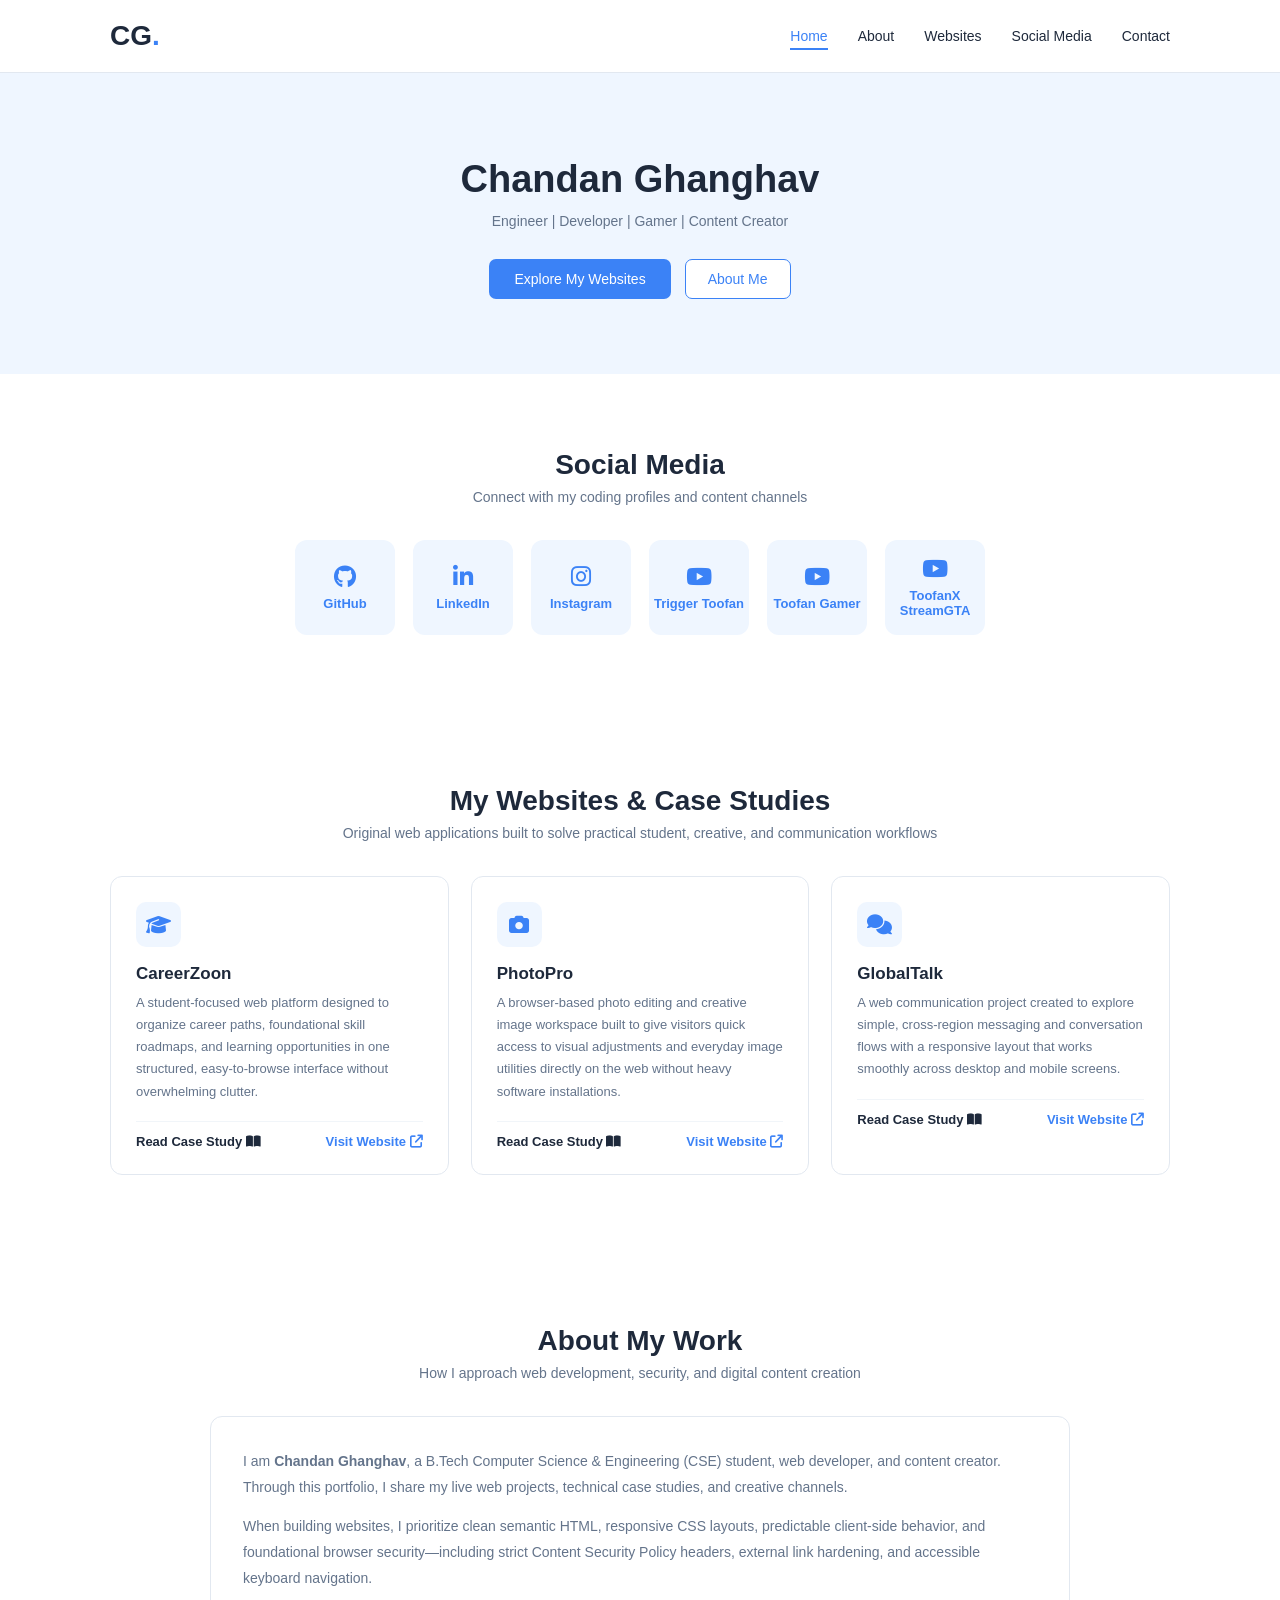
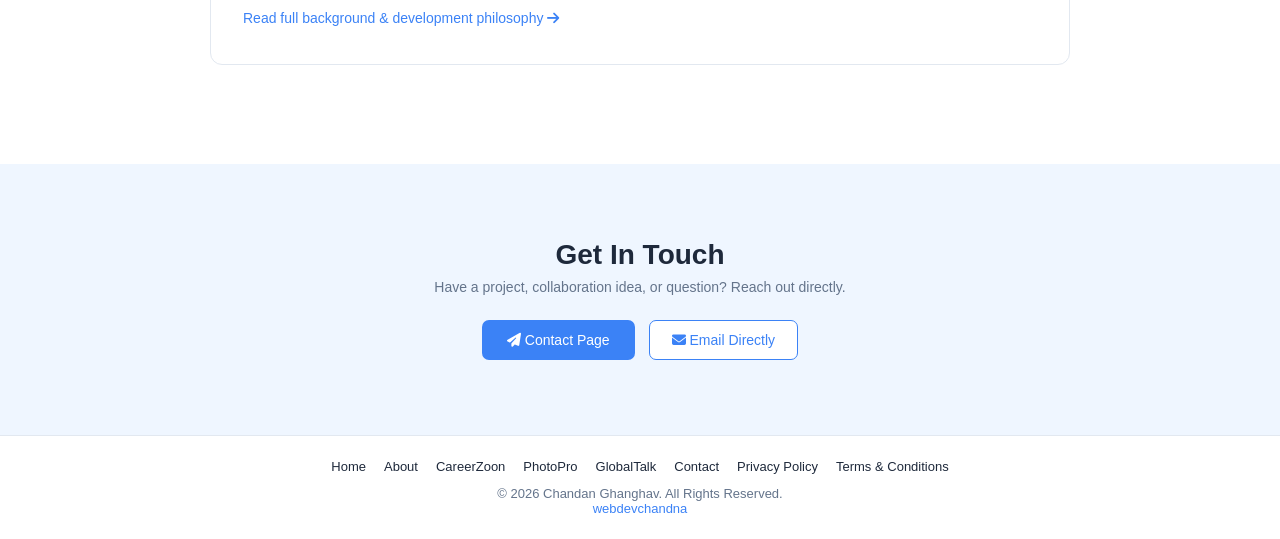
<file: index.html>
<!DOCTYPE html>
<html lang="en">
<head>
    <meta charset="UTF-8">
    <meta name="viewport" content="width=device-width, initial-scale=1.0">

    <!-- ============================================================
         SECURITY HEADERS (Meta-tag equivalents for static hosting)
         These are enforced by your hosting server (Vercel/Netlify).
         The _headers / vercel.json files handle the real HTTP headers.
    ============================================================ -->

    <!-- Prevent MIME-type sniffing -->
    <meta http-equiv="X-Content-Type-Options" content="nosniff">

    <!-- Block clickjacking via iframes -->
    <meta http-equiv="X-Frame-Options" content="DENY">

    <!-- Enable XSS auditor in older browsers -->
    <meta http-equiv="X-XSS-Protection" content="1; mode=block">

    <!-- Content Security Policy — allows only trusted origins + Google AdSense -->
    <meta http-equiv="Content-Security-Policy" content="
        default-src 'self';
        script-src  'self' 'nonce-cg2024portfolio' 'strict-dynamic' https://pagead2.googlesyndication.com https://adservice.google.com https://www.googletagservices.com https://tpc.googlesyndication.com https://ep1.adtrafficquality.google https://ep2.adtrafficquality.google;
        style-src   'self' https://fonts.googleapis.com https://cdnjs.cloudflare.com 'unsafe-inline';
        font-src    'self' https://fonts.gstatic.com https://cdnjs.cloudflare.com;
        img-src     'self' data: https:;
        connect-src 'self' https://pagead2.googlesyndication.com https://adservice.google.com https://googleads.g.doubleclick.net https://ep1.adtrafficquality.google https://ep2.adtrafficquality.google https://csi.gstatic.com;
        frame-src   'self' https://googleads.g.doubleclick.net https://tpc.googlesyndication.com https://pagead2.googlesyndication.com https://*.safeframe.googlesyndication.com https://ep2.adtrafficquality.google https://www.google.com;
        object-src  'none';
        base-uri    'self';
        form-action 'self';
        upgrade-insecure-requests;
    ">

    <!-- Force HTTPS for future visits (HSTS — works via meta as hint) -->
    <meta http-equiv="Strict-Transport-Security" content="max-age=31536000; includeSubDomains">

    <!-- Referrer Policy — don't leak full URL to third-party sites -->
    <meta name="referrer" content="strict-origin-when-cross-origin">

    <!-- Permissions Policy — disable unused browser features -->
    <meta http-equiv="Permissions-Policy" content="
        camera=(),
        microphone=(),
        geolocation=(),
        payment=(),
        usb=(),
        fullscreen=(self)
    ">

    <!-- ============================================================
         SEO — Primary Tags
    ============================================================ -->
    <title>Chandan Ghanghav | Web Developer & B.Tech CSE Student</title>

    <!-- Primary Meta Tags -->
    <meta name="title"       content="Chandan Ghanghav | Web Developer & B.Tech CSE Student">
    <meta name="description" content="Chandan Ghanghav — B.Tech CSE student, web developer, gamer and content creator. Explore my projects: CareerZoon, PhotoPro, GlobalTalk, and more.">
    <meta name="keywords"    content="Chandan Ghanghav, web developer, B.Tech CSE, portfolio, CareerZoon, PhotoPro, GlobalTalk, frontend developer, React, JavaScript, India developer, trigger toofan">
    <meta name="author"      content="Chandan Ghanghav">
    <meta name="robots"      content="index, follow, max-snippet:-1, max-image-preview:large, max-video-preview:-1">
    <meta name="language"    content="English">
    <meta name="revisit-after" content="7 days">
    <meta name="theme-color" content="#3b82f6">

    <!-- Canonical URL — prevents duplicate content penalty -->
    <link rel="canonical" href="https://chandanghanghav.vercel.app/">

    <!-- Google Search Console Verification -->
    <meta name="google-site-verification" content="QzIzD4D1JoybATFVyO_goOP9uqYvKN7SO6EkKgTNu14">

    <!-- ============================================================
         SEO — Open Graph (Facebook, WhatsApp, LinkedIn preview)
    ============================================================ -->
    <meta property="og:type"        content="website">
    <meta property="og:url"         content="https://chandanghanghav.vercel.app/">
    <meta property="og:title"       content="Chandan Ghanghav | Web Developer & B.Tech CSE Student">
    <meta property="og:description" content="B.Tech CSE student, web developer, gamer and content creator. Explore my projects: CareerZoon, PhotoPro, GlobalTalk and more.">
    <meta property="og:image"       content="https://chandanghanghav.vercel.app/og-image.png">
    <meta property="og:image:width"  content="1200">
    <meta property="og:image:height" content="630">
    <meta property="og:image:alt"   content="Chandan Ghanghav Portfolio">
    <meta property="og:site_name"   content="Chandan Ghanghav Portfolio">
    <meta property="og:locale"      content="en_IN">

    <!-- ============================================================
         SEO — Twitter / X Card (shows rich preview when shared)
    ============================================================ -->
    <meta name="twitter:card"        content="summary_large_image">
    <meta name="twitter:url"         content="https://chandanghanghav.vercel.app/">
    <meta name="twitter:title"       content="Chandan Ghanghav | Web Developer & B.Tech CSE Student">
    <meta name="twitter:description" content="B.Tech CSE student, web developer, gamer and content creator. Explore my projects: CareerZoon, PhotoPro, GlobalTalk.">
    <meta name="twitter:image"       content="https://chandanghanghav.vercel.app/og-image.png">
    <meta name="twitter:image:alt"   content="Chandan Ghanghav Portfolio">
    <meta name="twitter:creator"     content="@trigger_toofan">
    <meta name="twitter:site"        content="@trigger_toofan">

    <!-- ============================================================
         EXTERNAL RESOURCES WITH Subresource Integrity (SRI)
         SRI hashes prevent tampered CDN files from running.
         If you update font-awesome version, regenerate the hash:
         https://www.srihash.org/
    ============================================================ -->
    <link
        rel="stylesheet"
        href="style.css">

    <!-- Font Awesome 6.5.2 with correct SRI hash -->
    <link
        rel="stylesheet"
        href="https://cdnjs.cloudflare.com/ajax/libs/font-awesome/6.5.2/css/all.min.css"
        integrity="sha512-SnH5WK+bZxgPHs44uWIX+LLJAJ9/2PkPKZ5QiAj6Ta86w+fsb2TkcmfRyVX3pBnMFcV7oQPJkl9QevSCWr3W6A=="
        crossorigin="anonymous"
        referrerpolicy="no-referrer">

    <!-- ============================================================
         SEO — JSON-LD Structured Data (Schema.org)
         Tells Google exactly who you are → enables rich results.
    ============================================================ -->
    <script type="application/ld+json" nonce="cg2024portfolio">
    {
      "@context": "https://schema.org",
      "@graph": [
        {
          "@type": "Person",
          "@id": "https://chandanghanghav.vercel.app/#person",
          "name": "Chandan Ghanghav",
          "url": "https://chandanghanghav.vercel.app/",
          "description": "B.Tech CSE student, web developer, gamer and content creator from India.",
          "jobTitle": "Web Developer",
          "knowsAbout": ["Web Development", "JavaScript", "React", "HTML", "CSS", "Frontend Development"],
          "sameAs": [
            "https://github.com/chandan966",
            "https://www.instagram.com/trigger_toofan",
            "https://linkedin.com/in/web~developer/",
            "https://www.youtube.com/channel/UChWNVTfTaShKl_2wh4KmQ5Q",
            "https://www.youtube.com/channel/UCyyuR5RI6DuL6QFslDMc6XA",
            "https://www.youtube.com/channel/UCe66I9Zrz8tX_qU8LF0-Fjw"
          ],
          "email": "contactchandan0101@gmail.com"
        },
        {
          "@type": "WebSite",
          "@id": "https://chandanghanghav.vercel.app/#website",
          "url": "https://chandanghanghav.vercel.app/",
          "name": "Chandan Ghanghav | Portfolio",
          "description": "Personal portfolio of Chandan Ghanghav — web developer and content creator.",
          "author": { "@id": "https://chandanghanghav.vercel.app/#person" },
          "inLanguage": "en-IN"
        },
        {
          "@type": "WebPage",
          "@id": "https://chandanghanghav.vercel.app/#webpage",
          "url": "https://chandanghanghav.vercel.app/",
          "name": "Chandan Ghanghav | Web Developer & B.Tech CSE Student",
          "description": "Chandan Ghanghav — B.Tech CSE student, web developer, gamer and content creator. Explore projects: CareerZoon, PhotoPro, GlobalTalk.",
          "isPartOf": { "@id": "https://chandanghanghav.vercel.app/#website" },
          "about": { "@id": "https://chandanghanghav.vercel.app/#person" },
          "inLanguage": "en-IN"
        },
        {
          "@type": "ItemList",
          "name": "Chandan Ghanghav's Projects",
          "itemListElement": [
            {
              "@type": "ListItem",
              "position": 1,
              "name": "CareerZoon",
              "description": "Career resources, skills and opportunities for students.",
              "url": "https://careerzoon.vercel.app/"
            },
            {
              "@type": "ListItem",
              "position": 2,
              "name": "PhotoPro",
              "description": "Online photo editing and creative image tools.",
              "url": "https://photopro-pi.vercel.app/"
            },
            {
              "@type": "ListItem",
              "position": 3,
              "name": "GlobalTalk",
              "description": "Connect and communicate with people around the world.",
              "url": "https://globaltalk-tau-plum-26.vercel.app/"
            }
          ]
        }
      ]
    }
    </script>

    <!-- Google Fonts preconnect (performance + security) -->
    <link rel="preconnect" href="https://fonts.googleapis.com" crossorigin>
    <link rel="preconnect" href="https://fonts.gstatic.com" crossorigin>
    <link rel="stylesheet" href="https://fonts.googleapis.com/css2?family=Poppins:wght@300;400;500;600;700;800&display=swap">

    <!-- Sitemap reference for crawlers -->
    <link rel="sitemap" type="application/xml" href="/sitemap.xml">

    <!-- Favicon (add your own favicon.ico / favicon.png to project root) -->
    <link rel="icon" type="image/x-icon" href="/favicon.ico">
    <link rel="apple-touch-icon" sizes="180x180" href="/apple-touch-icon.png">

    <!-- ============================================================
         Google AdSense — Monetization
         Publisher ID: ca-pub-6527373182140065
    ============================================================ -->
    <script async
        src="https://pagead2.googlesyndication.com/pagead/js/adsbygoogle.js?client=ca-pub-6527373182140065"
        crossorigin="anonymous"
        nonce="cg2024portfolio"></script>
</head>
<body>

    <header>
        <nav class="navbar" aria-label="Main navigation">
            <a href="index.html" class="logo" aria-label="Chandan Ghanghav Home">CG<span>.</span></a>
            <div class="nav-links">
                <a href="index.html" class="active">Home</a>
                <a href="about.html">About</a>
                <a href="#websites">Websites</a>
                <a href="#social">Social Media</a>
                <a href="contact.html">Contact</a>
            </div>
        </nav>
    </header>

    <main>
        <!-- HOME -->
        <section class="hero" id="home" aria-labelledby="hero-title">
            <h1 id="hero-title">Chandan Ghanghav</h1>
            <p>Engineer | Developer | Gamer | Content Creator</p>
            <div class="hero-actions">
                <a href="#websites" class="primary-btn">Explore My Websites</a>
                <a href="about.html" class="secondary-btn">About Me</a>
            </div>
        </section>

        <!-- SOCIAL MEDIA -->
        <section class="section" id="social" aria-labelledby="social-title">
            <h2 id="social-title">Social Media</h2>
            <p class="section-subtitle">Connect with my coding profiles and content channels</p>

            <div class="social-links">

                <a href="https://github.com/chandan966"
                   target="_blank"
                   rel="noopener noreferrer"
                   aria-label="GitHub profile (opens in new tab)">
                    <i class="fab fa-github" aria-hidden="true"></i>
                    <span>GitHub</span>
                </a>

                <a href="https://linkedin.com/in/web~developer/"
                   target="_blank"
                   rel="noopener noreferrer"
                   aria-label="LinkedIn profile (opens in new tab)">
                    <i class="fab fa-linkedin-in" aria-hidden="true"></i>
                    <span>LinkedIn</span>
                </a>

                <a href="https://www.instagram.com/trigger_toofan"
                   target="_blank"
                   rel="noopener noreferrer"
                   aria-label="Instagram profile (opens in new tab)">
                    <i class="fab fa-instagram" aria-hidden="true"></i>
                    <span>Instagram</span>
                </a>

                <a href="https://www.youtube.com/channel/UChWNVTfTaShKl_2wh4KmQ5Q"
                   target="_blank"
                   rel="noopener noreferrer"
                   aria-label="YouTube channel Trigger Toofan (opens in new tab)">
                    <i class="fab fa-youtube" aria-hidden="true"></i>
                    <span>Trigger Toofan</span>
                </a>

                <a href="https://www.youtube.com/channel/UCyyuR5RI6DuL6QFslDMc6XA"
                   target="_blank"
                   rel="noopener noreferrer"
                   aria-label="YouTube channel Toofan Gamer (opens in new tab)">
                    <i class="fab fa-youtube" aria-hidden="true"></i>
                    <span>Toofan Gamer</span>
                </a>

                <a href="https://www.youtube.com/channel/UCe66I9Zrz8tX_qU8LF0-Fjw"
                   target="_blank"
                   rel="noopener noreferrer"
                   aria-label="YouTube channel ToofanX StreamGTA (opens in new tab)">
                    <i class="fab fa-youtube" aria-hidden="true"></i>
                    <span>ToofanX StreamGTA</span>
                </a>

            </div>
        </section>

        <!-- WEBSITES -->
        <section class="section websites-section" id="websites" aria-labelledby="websites-title">
            <h2 id="websites-title">My Websites &amp; Case Studies</h2>
            <p class="section-subtitle">Original web applications built to solve practical student, creative, and communication workflows</p>

            <div class="website-grid">

                <div class="website-card">
                    <div class="website-icon"><i class="fas fa-graduation-cap" aria-hidden="true"></i></div>
                    <h3>CareerZoon</h3>
                    <p>A student-focused web platform designed to organize career paths, foundational skill roadmaps, and learning opportunities in one structured, easy-to-browse interface without overwhelming clutter.</p>
                    <div class="card-actions">
                        <a href="case-study-careerzoon.html" class="case-study-link">
                            Read Case Study <i class="fas fa-book-open" aria-hidden="true"></i>
                        </a>
                        <a href="https://careerzoon.vercel.app/"
                           target="_blank"
                           rel="noopener noreferrer">
                            Visit Website <i class="fas fa-arrow-up-right-from-square" aria-hidden="true"></i>
                        </a>
                    </div>
                </div>

                <div class="website-card">
                    <div class="website-icon"><i class="fas fa-camera" aria-hidden="true"></i></div>
                    <h3>PhotoPro</h3>
                    <p>A browser-based photo editing and creative image workspace built to give visitors quick access to visual adjustments and everyday image utilities directly on the web without heavy software installations.</p>
                    <div class="card-actions">
                        <a href="case-study-photopro.html" class="case-study-link">
                            Read Case Study <i class="fas fa-book-open" aria-hidden="true"></i>
                        </a>
                        <a href="https://photopro-pi.vercel.app/"
                           target="_blank"
                           rel="noopener noreferrer">
                            Visit Website <i class="fas fa-arrow-up-right-from-square" aria-hidden="true"></i>
                        </a>
                    </div>
                </div>

                <div class="website-card">
                    <div class="website-icon"><i class="fas fa-comments" aria-hidden="true"></i></div>
                    <h3>GlobalTalk</h3>
                    <p>A web communication project created to explore simple, cross-region messaging and conversation flows with a responsive layout that works smoothly across desktop and mobile screens.</p>
                    <div class="card-actions">
                        <a href="case-study-globaltalk.html" class="case-study-link">
                            Read Case Study <i class="fas fa-book-open" aria-hidden="true"></i>
                        </a>
                        <a href="https://globaltalk-tau-plum-26.vercel.app/"
                           target="_blank"
                           rel="noopener noreferrer">
                            Visit Website <i class="fas fa-arrow-up-right-from-square" aria-hidden="true"></i>
                        </a>
                    </div>
                </div>

            </div>
        </section>

        <!-- ABOUT OVERVIEW -->
        <section class="section" aria-labelledby="about-overview-title">
            <h2 id="about-overview-title">About My Work</h2>
            <p class="section-subtitle">How I approach web development, security, and digital content creation</p>

            <div class="article-container">
                <div class="content-card">
                    <p>
                        I am <strong>Chandan Ghanghav</strong>, a B.Tech Computer Science &amp; Engineering (CSE) student, web developer, and content creator. Through this portfolio, I share my live web projects, technical case studies, and creative channels.
                    </p>
                    <p>
                        When building websites, I prioritize clean semantic HTML, responsive CSS layouts, predictable client-side behavior, and foundational browser security—including strict Content Security Policy headers, external link hardening, and accessible keyboard navigation.
                    </p>
                    <p>
                        <a href="about.html">Read full background &amp; development philosophy <i class="fas fa-arrow-right" aria-hidden="true"></i></a>
                    </p>
                </div>
            </div>
        </section>

        <!-- CONTACT -->
        <section class="section contact-section" id="contact" aria-labelledby="contact-title">
            <h2 id="contact-title">Get In Touch</h2>
            <p class="section-subtitle">Have a project, collaboration idea, or question? Reach out directly.</p>

            <div class="hero-actions">
                <a href="contact.html" class="primary-btn">
                    <i class="fas fa-paper-plane" aria-hidden="true"></i> Contact Page
                </a>
                <a href="mailto:contactchandan0101@gmail.com" class="secondary-btn" aria-label="Send email to Chandan Ghanghav">
                    <i class="fas fa-envelope" aria-hidden="true"></i> Email Directly
                </a>
            </div>
        </section>
    </main>

    <footer>
        <nav class="footer-links" aria-label="Footer navigation">
            <a href="index.html">Home</a>
            <a href="about.html">About</a>
            <a href="case-study-careerzoon.html">CareerZoon</a>
            <a href="case-study-photopro.html">PhotoPro</a>
            <a href="case-study-globaltalk.html">GlobalTalk</a>
            <a href="contact.html">Contact</a>
            <a href="privacy-policy.html">Privacy Policy</a>
            <a href="terms.html">Terms &amp; Conditions</a>
        </nav>
        <p>© <span id="year"></span> Chandan Ghanghav. All Rights Reserved.</p>
        <p>
            <a href="https://www.instagram.com/trigger_toofan"
               target="_blank"
               rel="noopener noreferrer"
               aria-label="webdevchandna Instagram (opens in new tab)">
                webdevchandna
            </a>
        </p>
    </footer>

    <!-- Script loaded with nonce matching the CSP nonce above -->
    <script src="script.js" nonce="cg2024portfolio"></script>
</body>
</html>
</file>
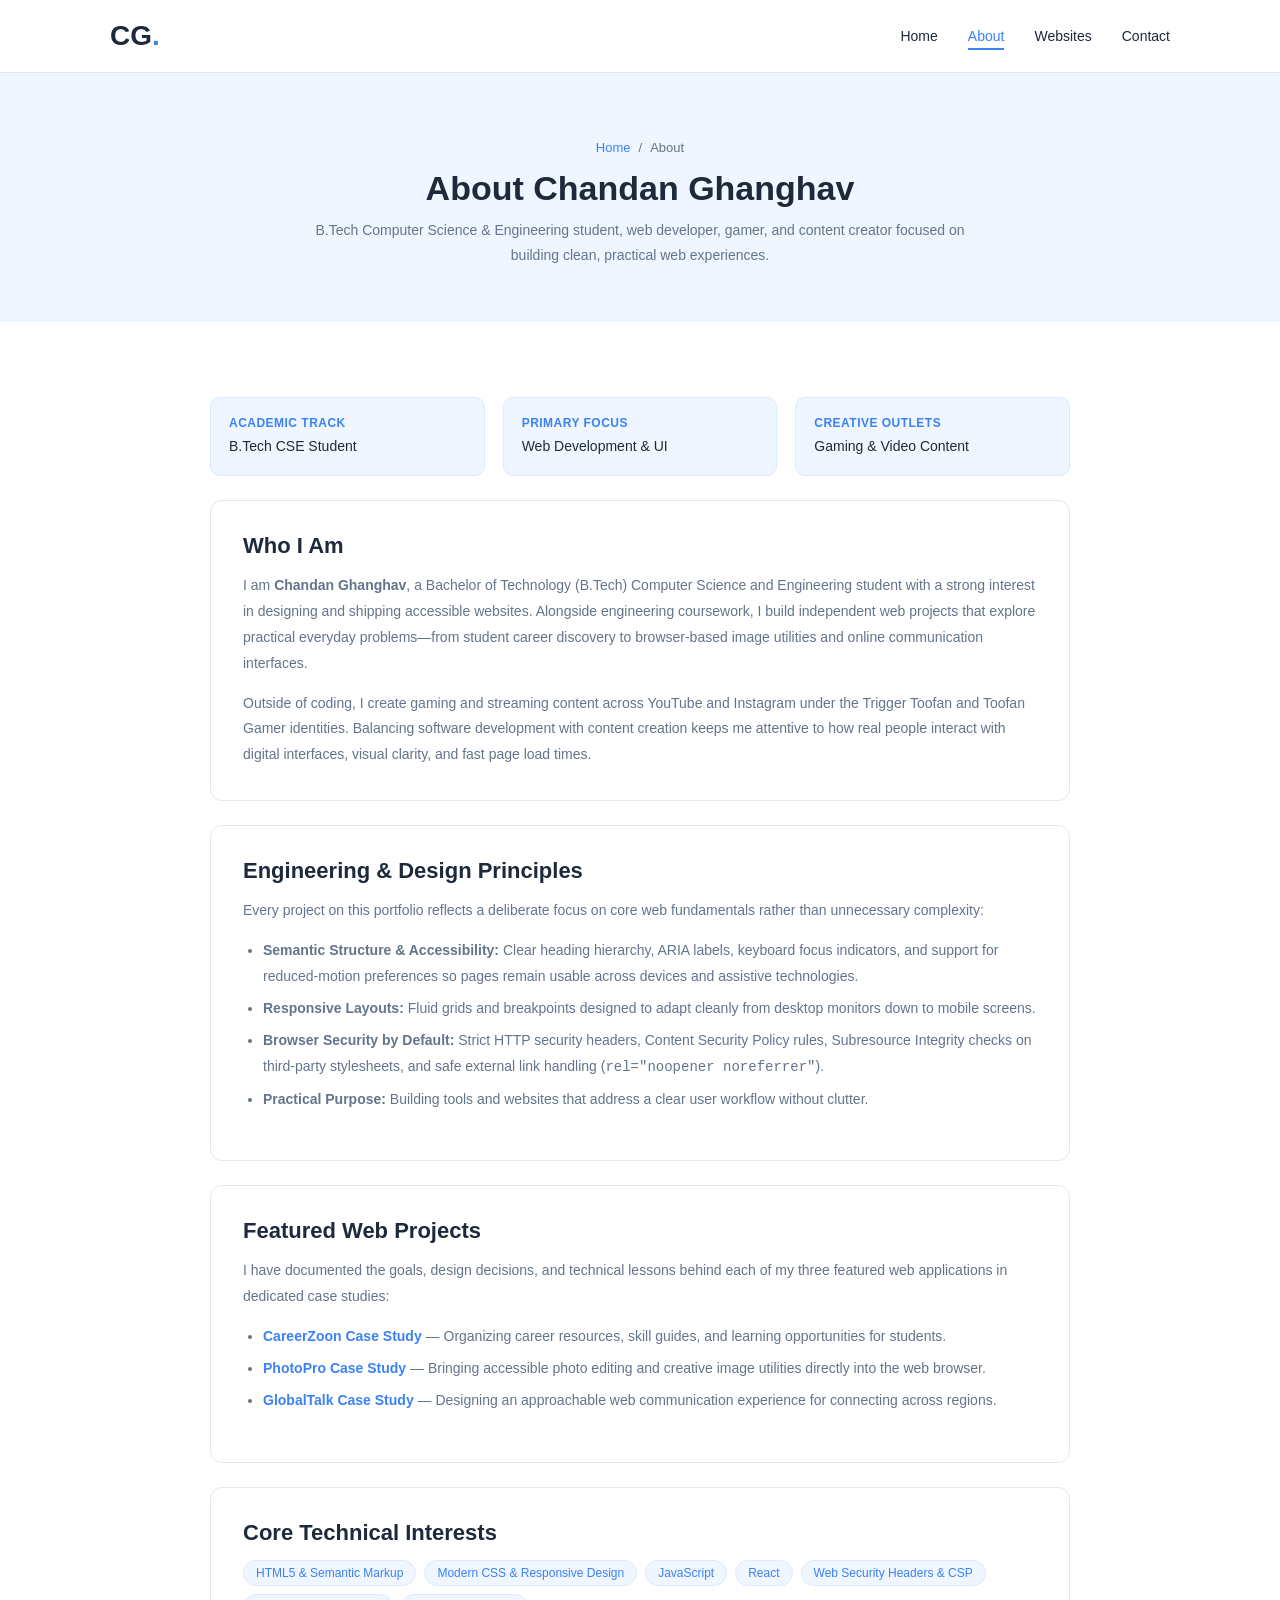
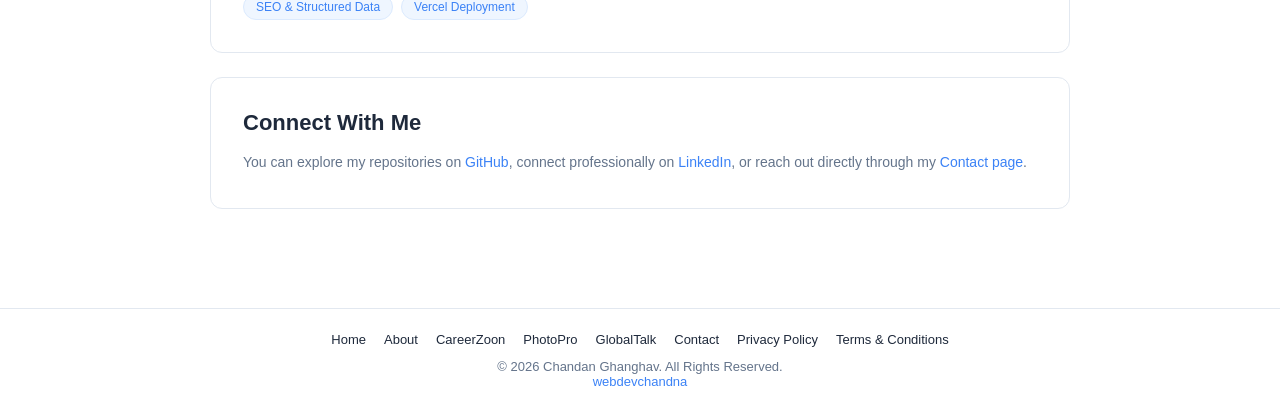
<file: about.html>
<!DOCTYPE html>
<html lang="en">
<head>
    <meta charset="UTF-8">
    <meta name="viewport" content="width=device-width, initial-scale=1.0">

    <!-- Security Headers (Meta-tag equivalents) -->
    <meta http-equiv="X-Content-Type-Options" content="nosniff">
    <meta http-equiv="X-Frame-Options" content="DENY">
    <meta http-equiv="X-XSS-Protection" content="1; mode=block">
    <meta http-equiv="Content-Security-Policy" content="
        default-src 'self';
        script-src  'self' 'nonce-cg2024portfolio' 'strict-dynamic' https://pagead2.googlesyndication.com https://adservice.google.com https://www.googletagservices.com https://tpc.googlesyndication.com https://ep1.adtrafficquality.google https://ep2.adtrafficquality.google;
        style-src   'self' https://fonts.googleapis.com https://cdnjs.cloudflare.com 'unsafe-inline';
        font-src    'self' https://fonts.gstatic.com https://cdnjs.cloudflare.com;
        img-src     'self' data: https:;
        connect-src 'self' https://pagead2.googlesyndication.com https://adservice.google.com https://googleads.g.doubleclick.net https://ep1.adtrafficquality.google https://ep2.adtrafficquality.google https://csi.gstatic.com;
        frame-src   'self' https://googleads.g.doubleclick.net https://tpc.googlesyndication.com https://pagead2.googlesyndication.com https://*.safeframe.googlesyndication.com https://ep2.adtrafficquality.google https://www.google.com;
        object-src  'none';
        base-uri    'self';
        form-action 'self';
        upgrade-insecure-requests;
    ">
    <meta http-equiv="Strict-Transport-Security" content="max-age=31536000; includeSubDomains">
    <meta name="referrer" content="strict-origin-when-cross-origin">
    <meta http-equiv="Permissions-Policy" content="camera=(), microphone=(), geolocation=(), payment=(), usb=(), fullscreen=(self)">

    <!-- SEO -->
    <title>About Chandan Ghanghav | Web Developer &amp; B.Tech CSE Student</title>
    <meta name="description" content="Learn about Chandan Ghanghav — a B.Tech CSE student, web developer, gamer, and content creator building web tools like CareerZoon, PhotoPro, and GlobalTalk.">
    <meta name="author" content="Chandan Ghanghav">
    <meta name="robots" content="index, follow">
    <meta name="theme-color" content="#3b82f6">
    <link rel="canonical" href="https://chandanghanghav.vercel.app/about.html">

    <!-- Open Graph & Twitter -->
    <meta property="og:type" content="profile">
    <meta property="og:url" content="https://chandanghanghav.vercel.app/about.html">
    <meta property="og:title" content="About Chandan Ghanghav | Web Developer &amp; B.Tech CSE Student">
    <meta property="og:description" content="Background, web development focus, projects, and content creation channels of Chandan Ghanghav.">
    <meta property="og:image" content="https://chandanghanghav.vercel.app/og-image.png">
    <meta name="twitter:card" content="summary_large_image">
    <meta name="twitter:title" content="About Chandan Ghanghav | Web Developer &amp; B.Tech CSE Student">
    <meta name="twitter:description" content="Background, web development focus, projects, and content creation channels of Chandan Ghanghav.">
    <meta name="twitter:image" content="https://chandanghanghav.vercel.app/og-image.png">

    <!-- Stylesheets & Icons -->
    <link rel="stylesheet" href="style.css">
    <link rel="stylesheet" href="https://cdnjs.cloudflare.com/ajax/libs/font-awesome/6.5.2/css/all.min.css"
          integrity="sha512-SnH5WK+bZxgPHs44uWIX+LLJAJ9/2PkPKZ5QiAj6Ta86w+fsb2TkcmfRyVX3pBnMFcV7oQPJkl9QevSCWr3W6A=="
          crossorigin="anonymous" referrerpolicy="no-referrer">
    <link rel="preconnect" href="https://fonts.googleapis.com" crossorigin>
    <link rel="preconnect" href="https://fonts.gstatic.com" crossorigin>
    <link rel="stylesheet" href="https://fonts.googleapis.com/css2?family=Poppins:wght@300;400;500;600;700;800&display=swap">
    <link rel="sitemap" type="application/xml" href="/sitemap.xml">
    <link rel="icon" type="image/x-icon" href="/favicon.ico">
    <link rel="apple-touch-icon" sizes="180x180" href="/apple-touch-icon.png">

    <!-- Google AdSense -->
    <script async
        src="https://pagead2.googlesyndication.com/pagead/js/adsbygoogle.js?client=ca-pub-6527373182140065"
        crossorigin="anonymous"
        nonce="cg2024portfolio"></script>
</head>
<body>

    <header>
        <nav class="navbar" aria-label="Main navigation">
            <a href="index.html" class="logo" aria-label="Chandan Ghanghav Home">CG<span>.</span></a>
            <div class="nav-links">
                <a href="index.html">Home</a>
                <a href="about.html" class="active">About</a>
                <a href="index.html#websites">Websites</a>
                <a href="contact.html">Contact</a>
            </div>
        </nav>
    </header>

    <main>
        <section class="page-hero">
            <div class="breadcrumb">
                <a href="index.html">Home</a>
                <span aria-hidden="true">/</span>
                <span>About</span>
            </div>
            <h1>About Chandan Ghanghav</h1>
            <p>B.Tech Computer Science &amp; Engineering student, web developer, gamer, and content creator focused on building clean, practical web experiences.</p>
        </section>

        <section class="section">
            <div class="article-container">

                <div class="info-grid">
                    <div class="info-box">
                        <span>Academic Track</span>
                        <p>B.Tech CSE Student</p>
                    </div>
                    <div class="info-box">
                        <span>Primary Focus</span>
                        <p>Web Development &amp; UI</p>
                    </div>
                    <div class="info-box">
                        <span>Creative Outlets</span>
                        <p>Gaming &amp; Video Content</p>
                    </div>
                </div>

                <div class="content-card">
                    <h2>Who I Am</h2>
                    <p>
                        I am <strong>Chandan Ghanghav</strong>, a Bachelor of Technology (B.Tech) Computer Science and Engineering student with a strong interest in designing and shipping accessible websites. Alongside engineering coursework, I build independent web projects that explore practical everyday problems—from student career discovery to browser-based image utilities and online communication interfaces.
                    </p>
                    <p>
                        Outside of coding, I create gaming and streaming content across YouTube and Instagram under the Trigger Toofan and Toofan Gamer identities. Balancing software development with content creation keeps me attentive to how real people interact with digital interfaces, visual clarity, and fast page load times.
                    </p>
                </div>

                <div class="content-card">
                    <h2>Engineering &amp; Design Principles</h2>
                    <p>
                        Every project on this portfolio reflects a deliberate focus on core web fundamentals rather than unnecessary complexity:
                    </p>
                    <ul>
                        <li><strong>Semantic Structure &amp; Accessibility:</strong> Clear heading hierarchy, ARIA labels, keyboard focus indicators, and support for reduced-motion preferences so pages remain usable across devices and assistive technologies.</li>
                        <li><strong>Responsive Layouts:</strong> Fluid grids and breakpoints designed to adapt cleanly from desktop monitors down to mobile screens.</li>
                        <li><strong>Browser Security by Default:</strong> Strict HTTP security headers, Content Security Policy rules, Subresource Integrity checks on third-party stylesheets, and safe external link handling (<code>rel="noopener noreferrer"</code>).</li>
                        <li><strong>Practical Purpose:</strong> Building tools and websites that address a clear user workflow without clutter.</li>
                    </ul>
                </div>

                <div class="content-card">
                    <h2>Featured Web Projects</h2>
                    <p>
                        I have documented the goals, design decisions, and technical lessons behind each of my three featured web applications in dedicated case studies:
                    </p>
                    <ul>
                        <li><a href="case-study-careerzoon.html"><strong>CareerZoon Case Study</strong></a> — Organizing career resources, skill guides, and learning opportunities for students.</li>
                        <li><a href="case-study-photopro.html"><strong>PhotoPro Case Study</strong></a> — Bringing accessible photo editing and creative image utilities directly into the web browser.</li>
                        <li><a href="case-study-globaltalk.html"><strong>GlobalTalk Case Study</strong></a> — Designing an approachable web communication experience for connecting across regions.</li>
                    </ul>
                </div>

                <div class="content-card">
                    <h2>Core Technical Interests</h2>
                    <div class="tag-list">
                        <span class="tag-pill">HTML5 &amp; Semantic Markup</span>
                        <span class="tag-pill">Modern CSS &amp; Responsive Design</span>
                        <span class="tag-pill">JavaScript</span>
                        <span class="tag-pill">React</span>
                        <span class="tag-pill">Web Security Headers &amp; CSP</span>
                        <span class="tag-pill">SEO &amp; Structured Data</span>
                        <span class="tag-pill">Vercel Deployment</span>
                    </div>
                </div>

                <div class="content-card">
                    <h2>Connect With Me</h2>
                    <p>
                        You can explore my repositories on <a href="https://github.com/chandan966" target="_blank" rel="noopener noreferrer">GitHub</a>, connect professionally on <a href="https://linkedin.com/in/web~developer/" target="_blank" rel="noopener noreferrer">LinkedIn</a>, or reach out directly through my <a href="contact.html">Contact page</a>.
                    </p>
                </div>

            </div>
        </section>
    </main>

    <footer>
        <nav class="footer-links" aria-label="Footer navigation">
            <a href="index.html">Home</a>
            <a href="about.html">About</a>
            <a href="case-study-careerzoon.html">CareerZoon</a>
            <a href="case-study-photopro.html">PhotoPro</a>
            <a href="case-study-globaltalk.html">GlobalTalk</a>
            <a href="contact.html">Contact</a>
            <a href="privacy-policy.html">Privacy Policy</a>
            <a href="terms.html">Terms &amp; Conditions</a>
        </nav>
        <p>© <span id="year"></span> Chandan Ghanghav. All Rights Reserved.</p>
        <p>
            <a href="https://www.instagram.com/trigger_toofan"
               target="_blank"
               rel="noopener noreferrer"
               aria-label="webdevchandna Instagram (opens in new tab)">
                webdevchandna
            </a>
        </p>
    </footer>

    <script src="script.js" nonce="cg2024portfolio"></script>
</body>
</html>
</file>
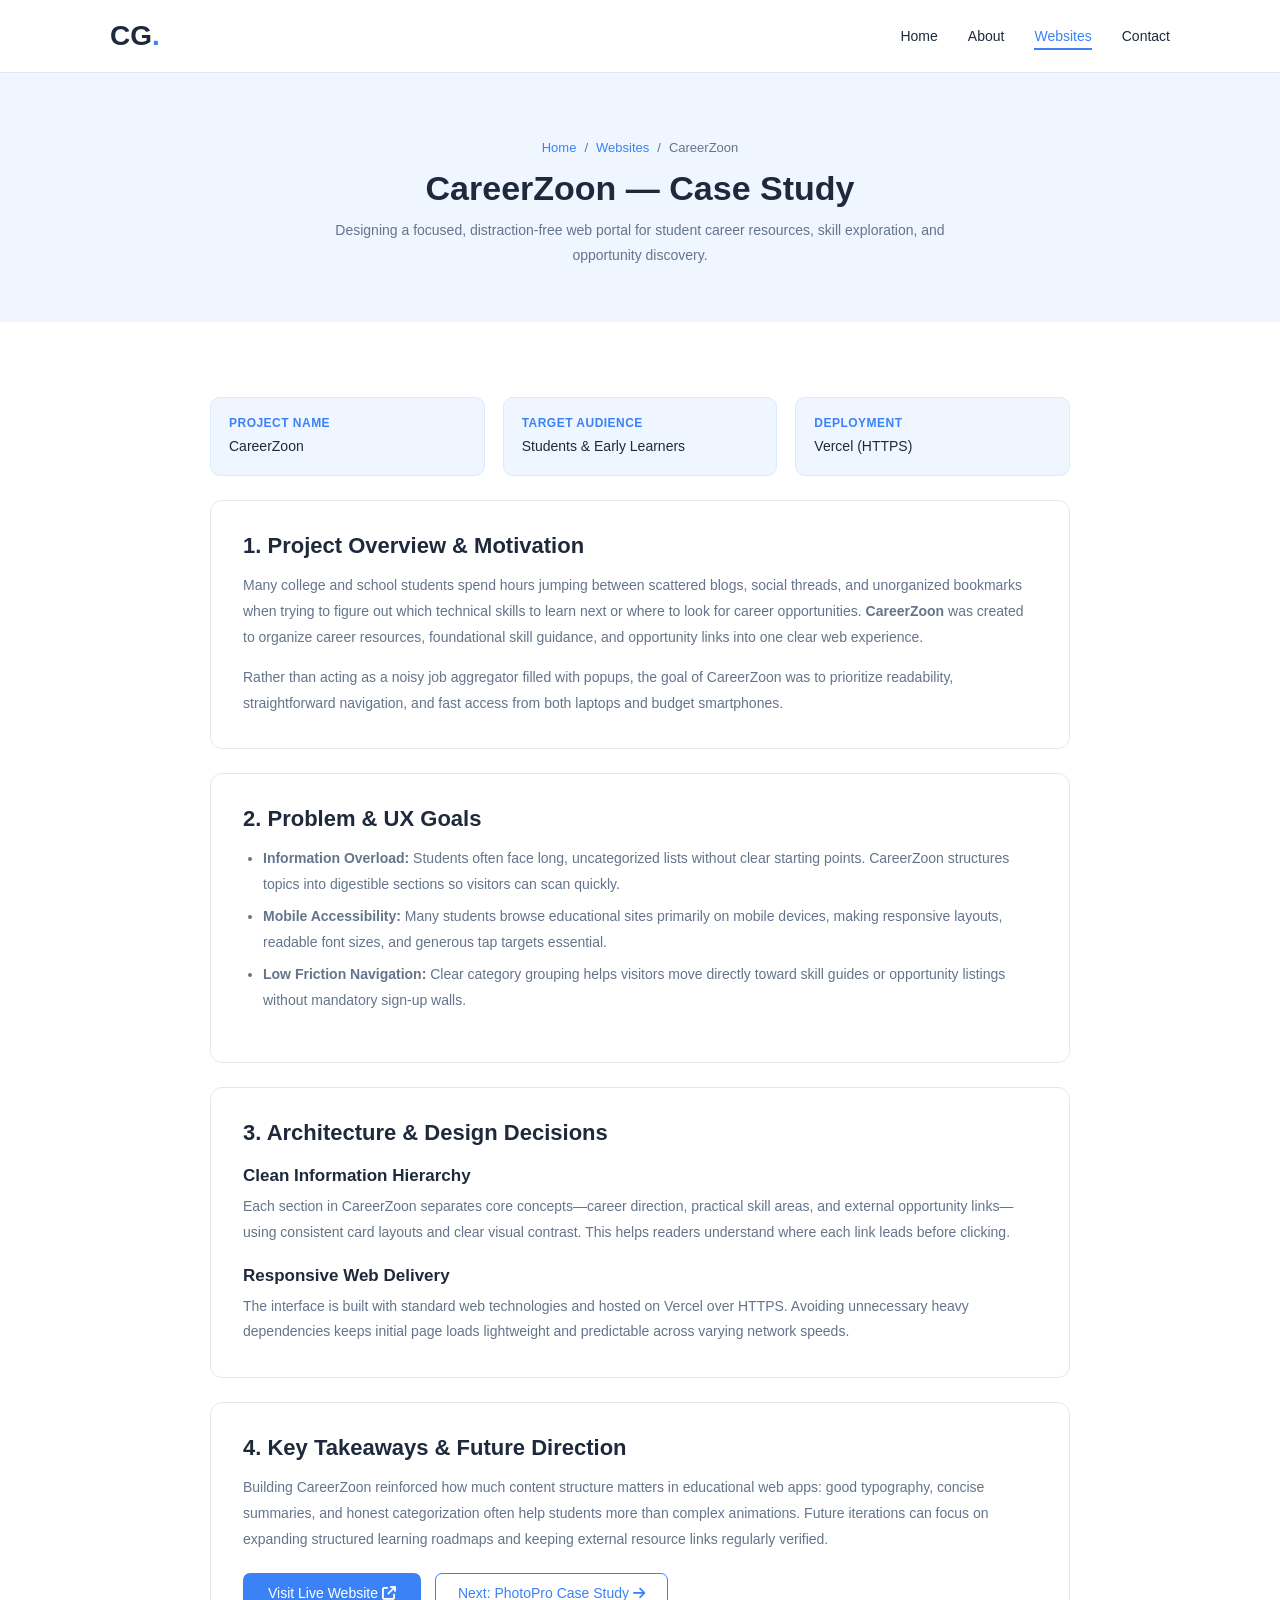
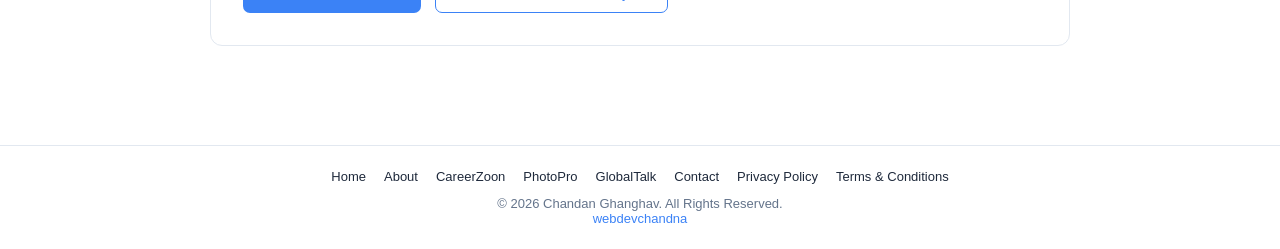
<file: case-study-careerzoon.html>
<!DOCTYPE html>
<html lang="en">
<head>
    <meta charset="UTF-8">
    <meta name="viewport" content="width=device-width, initial-scale=1.0">

    <!-- Security Headers (Meta-tag equivalents) -->
    <meta http-equiv="X-Content-Type-Options" content="nosniff">
    <meta http-equiv="X-Frame-Options" content="DENY">
    <meta http-equiv="X-XSS-Protection" content="1; mode=block">
    <meta http-equiv="Content-Security-Policy" content="
        default-src 'self';
        script-src  'self' 'nonce-cg2024portfolio' 'strict-dynamic' https://pagead2.googlesyndication.com https://adservice.google.com https://www.googletagservices.com https://tpc.googlesyndication.com https://ep1.adtrafficquality.google https://ep2.adtrafficquality.google;
        style-src   'self' https://fonts.googleapis.com https://cdnjs.cloudflare.com 'unsafe-inline';
        font-src    'self' https://fonts.gstatic.com https://cdnjs.cloudflare.com;
        img-src     'self' data: https:;
        connect-src 'self' https://pagead2.googlesyndication.com https://adservice.google.com https://googleads.g.doubleclick.net https://ep1.adtrafficquality.google https://ep2.adtrafficquality.google https://csi.gstatic.com;
        frame-src   'self' https://googleads.g.doubleclick.net https://tpc.googlesyndication.com https://pagead2.googlesyndication.com https://*.safeframe.googlesyndication.com https://ep2.adtrafficquality.google https://www.google.com;
        object-src  'none';
        base-uri    'self';
        form-action 'self';
        upgrade-insecure-requests;
    ">
    <meta http-equiv="Strict-Transport-Security" content="max-age=31536000; includeSubDomains">
    <meta name="referrer" content="strict-origin-when-cross-origin">
    <meta http-equiv="Permissions-Policy" content="camera=(), microphone=(), geolocation=(), payment=(), usb=(), fullscreen=(self)">

    <!-- SEO -->
    <title>CareerZoon Case Study | Chandan Ghanghav Portfolio</title>
    <meta name="description" content="Case study of CareerZoon — a student-focused web platform built by Chandan Ghanghav to organize career resources, skills, and learning opportunities.">
    <meta name="author" content="Chandan Ghanghav">
    <meta name="robots" content="index, follow">
    <meta name="theme-color" content="#3b82f6">
    <link rel="canonical" href="https://chandanghanghav.vercel.app/case-study-careerzoon.html">

    <!-- Open Graph & Twitter -->
    <meta property="og:type" content="article">
    <meta property="og:url" content="https://chandanghanghav.vercel.app/case-study-careerzoon.html">
    <meta property="og:title" content="CareerZoon Case Study | Chandan Ghanghav">
    <meta property="og:description" content="Design goals, information architecture, and web development lessons behind CareerZoon.">
    <meta property="og:image" content="https://chandanghanghav.vercel.app/og-image.png">
    <meta name="twitter:card" content="summary_large_image">
    <meta name="twitter:title" content="CareerZoon Case Study | Chandan Ghanghav">
    <meta name="twitter:description" content="Design goals, information architecture, and web development lessons behind CareerZoon.">
    <meta name="twitter:image" content="https://chandanghanghav.vercel.app/og-image.png">

    <!-- Stylesheets & Icons -->
    <link rel="stylesheet" href="style.css">
    <link rel="stylesheet" href="https://cdnjs.cloudflare.com/ajax/libs/font-awesome/6.5.2/css/all.min.css"
          integrity="sha512-SnH5WK+bZxgPHs44uWIX+LLJAJ9/2PkPKZ5QiAj6Ta86w+fsb2TkcmfRyVX3pBnMFcV7oQPJkl9QevSCWr3W6A=="
          crossorigin="anonymous" referrerpolicy="no-referrer">
    <link rel="preconnect" href="https://fonts.googleapis.com" crossorigin>
    <link rel="preconnect" href="https://fonts.gstatic.com" crossorigin>
    <link rel="stylesheet" href="https://fonts.googleapis.com/css2?family=Poppins:wght@300;400;500;600;700;800&display=swap">
    <link rel="sitemap" type="application/xml" href="/sitemap.xml">
    <link rel="icon" type="image/x-icon" href="/favicon.ico">
    <link rel="apple-touch-icon" sizes="180x180" href="/apple-touch-icon.png">

    <!-- Google AdSense -->
    <script async
        src="https://pagead2.googlesyndication.com/pagead/js/adsbygoogle.js?client=ca-pub-6527373182140065"
        crossorigin="anonymous"
        nonce="cg2024portfolio"></script>
</head>
<body>

    <header>
        <nav class="navbar" aria-label="Main navigation">
            <a href="index.html" class="logo" aria-label="Chandan Ghanghav Home">CG<span>.</span></a>
            <div class="nav-links">
                <a href="index.html">Home</a>
                <a href="about.html">About</a>
                <a href="index.html#websites" class="active">Websites</a>
                <a href="contact.html">Contact</a>
            </div>
        </nav>
    </header>

    <main>
        <section class="page-hero">
            <div class="breadcrumb">
                <a href="index.html">Home</a>
                <span aria-hidden="true">/</span>
                <a href="index.html#websites">Websites</a>
                <span aria-hidden="true">/</span>
                <span>CareerZoon</span>
            </div>
            <h1>CareerZoon — Case Study</h1>
            <p>Designing a focused, distraction-free web portal for student career resources, skill exploration, and opportunity discovery.</p>
        </section>

        <section class="section">
            <div class="article-container">

                <div class="info-grid">
                    <div class="info-box">
                        <span>Project Name</span>
                        <p>CareerZoon</p>
                    </div>
                    <div class="info-box">
                        <span>Target Audience</span>
                        <p>Students &amp; Early Learners</p>
                    </div>
                    <div class="info-box">
                        <span>Deployment</span>
                        <p>Vercel (HTTPS)</p>
                    </div>
                </div>

                <div class="content-card">
                    <h2>1. Project Overview &amp; Motivation</h2>
                    <p>
                        Many college and school students spend hours jumping between scattered blogs, social threads, and unorganized bookmarks when trying to figure out which technical skills to learn next or where to look for career opportunities. <strong>CareerZoon</strong> was created to organize career resources, foundational skill guidance, and opportunity links into one clear web experience.
                    </p>
                    <p>
                        Rather than acting as a noisy job aggregator filled with popups, the goal of CareerZoon was to prioritize readability, straightforward navigation, and fast access from both laptops and budget smartphones.
                    </p>
                </div>

                <div class="content-card">
                    <h2>2. Problem &amp; UX Goals</h2>
                    <ul>
                        <li><strong>Information Overload:</strong> Students often face long, uncategorized lists without clear starting points. CareerZoon structures topics into digestible sections so visitors can scan quickly.</li>
                        <li><strong>Mobile Accessibility:</strong> Many students browse educational sites primarily on mobile devices, making responsive layouts, readable font sizes, and generous tap targets essential.</li>
                        <li><strong>Low Friction Navigation:</strong> Clear category grouping helps visitors move directly toward skill guides or opportunity listings without mandatory sign-up walls.</li>
                    </ul>
                </div>

                <div class="content-card">
                    <h2>3. Architecture &amp; Design Decisions</h2>
                    <h3>Clean Information Hierarchy</h3>
                    <p>
                        Each section in CareerZoon separates core concepts—career direction, practical skill areas, and external opportunity links—using consistent card layouts and clear visual contrast. This helps readers understand where each link leads before clicking.
                    </p>
                    <h3>Responsive Web Delivery</h3>
                    <p>
                        The interface is built with standard web technologies and hosted on Vercel over HTTPS. Avoiding unnecessary heavy dependencies keeps initial page loads lightweight and predictable across varying network speeds.
                    </p>
                </div>

                <div class="content-card">
                    <h2>4. Key Takeaways &amp; Future Direction</h2>
                    <p>
                        Building CareerZoon reinforced how much content structure matters in educational web apps: good typography, concise summaries, and honest categorization often help students more than complex animations. Future iterations can focus on expanding structured learning roadmaps and keeping external resource links regularly verified.
                    </p>

                    <div class="hero-actions hero-actions-left">
                        <a href="https://careerzoon.vercel.app/" target="_blank" rel="noopener noreferrer" class="primary-btn">
                            Visit Live Website <i class="fas fa-arrow-up-right-from-square" aria-hidden="true"></i>
                        </a>
                        <a href="case-study-photopro.html" class="secondary-btn">
                            Next: PhotoPro Case Study <i class="fas fa-arrow-right" aria-hidden="true"></i>
                        </a>
                    </div>
                </div>

            </div>
        </section>
    </main>

    <footer>
        <nav class="footer-links" aria-label="Footer navigation">
            <a href="index.html">Home</a>
            <a href="about.html">About</a>
            <a href="case-study-careerzoon.html">CareerZoon</a>
            <a href="case-study-photopro.html">PhotoPro</a>
            <a href="case-study-globaltalk.html">GlobalTalk</a>
            <a href="contact.html">Contact</a>
            <a href="privacy-policy.html">Privacy Policy</a>
            <a href="terms.html">Terms &amp; Conditions</a>
        </nav>
        <p>© <span id="year"></span> Chandan Ghanghav. All Rights Reserved.</p>
        <p>
            <a href="https://www.instagram.com/trigger_toofan"
               target="_blank"
               rel="noopener noreferrer"
               aria-label="webdevchandna Instagram (opens in new tab)">
                webdevchandna
            </a>
        </p>
    </footer>

    <script src="script.js" nonce="cg2024portfolio"></script>
</body>
</html>
</file>
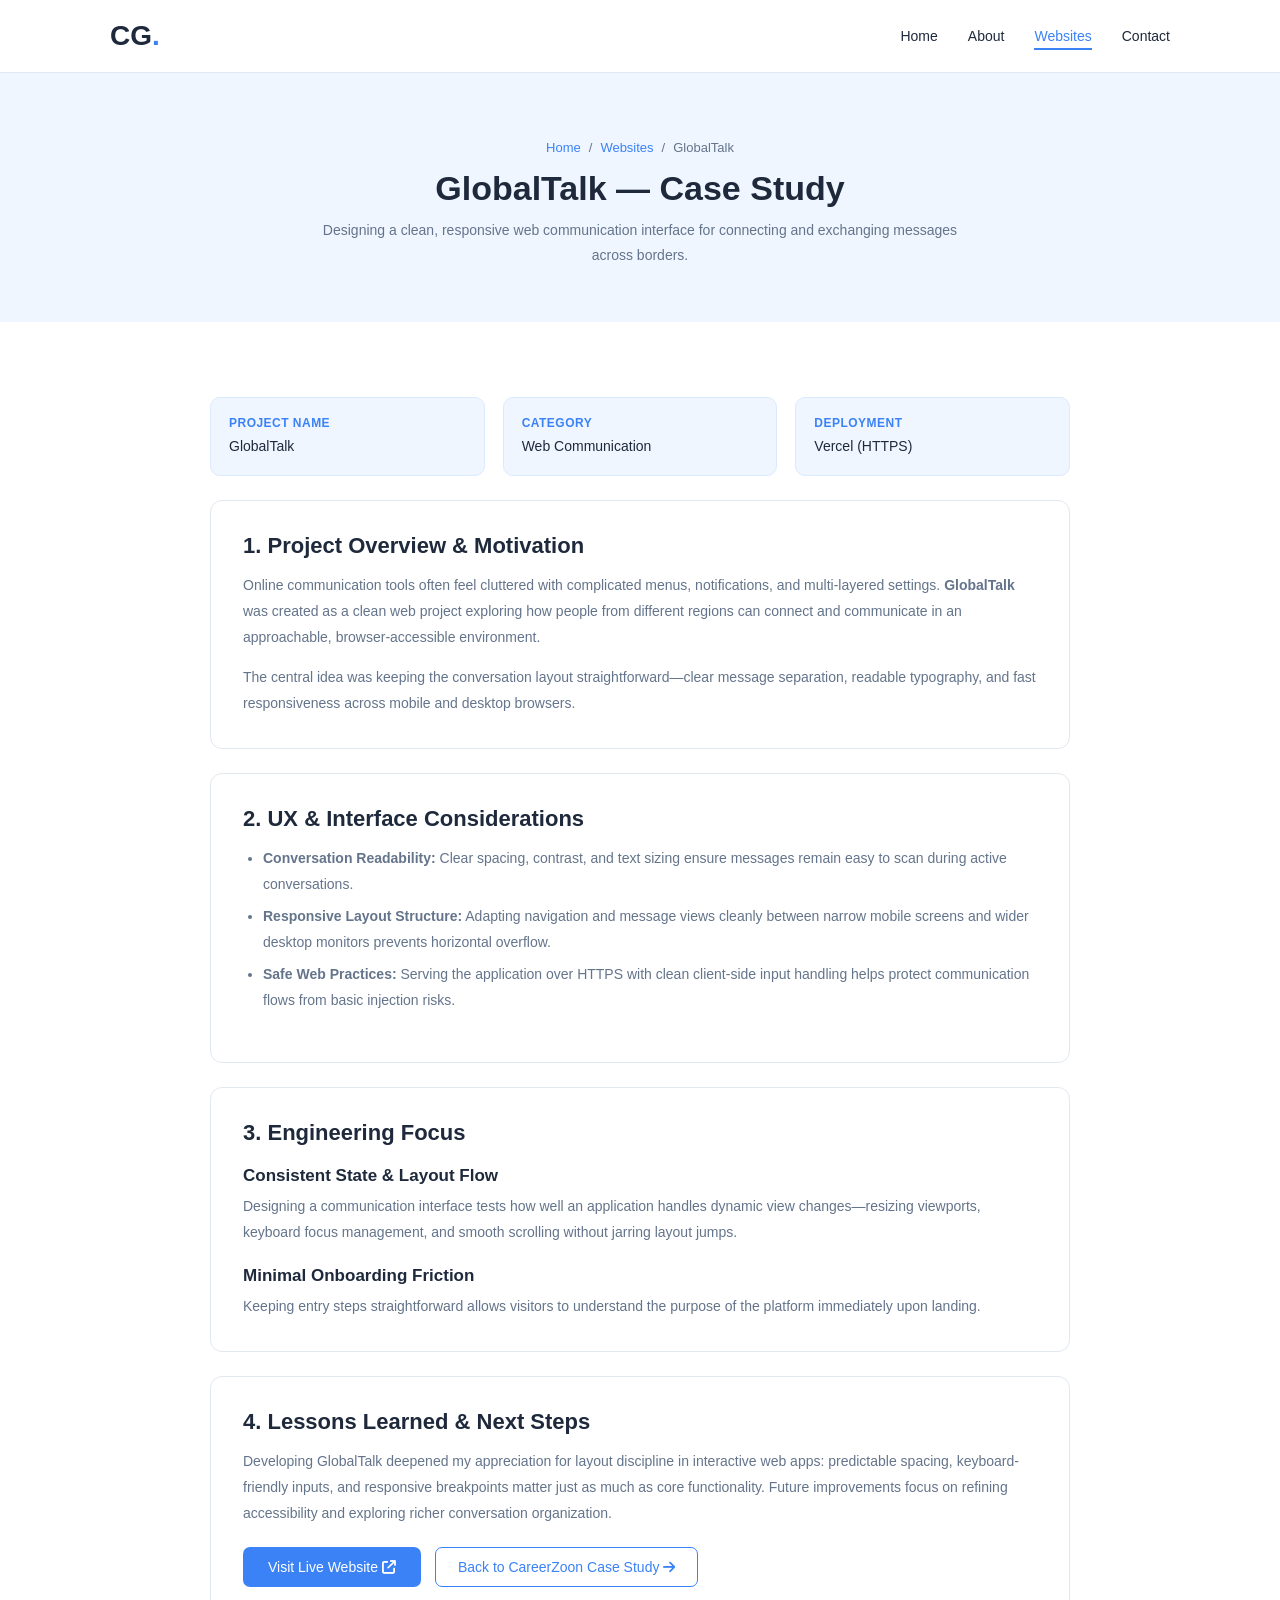
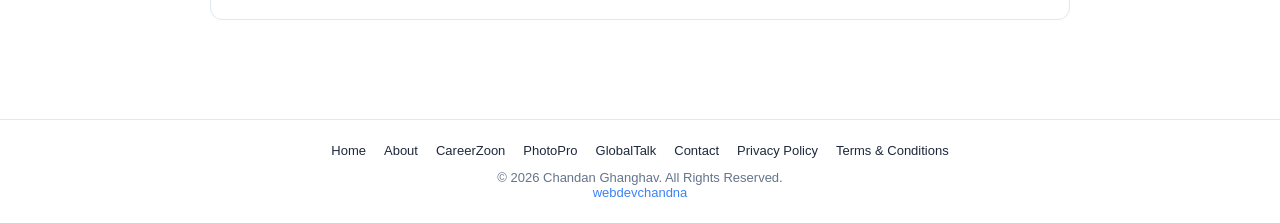
<file: case-study-globaltalk.html>
<!DOCTYPE html>
<html lang="en">
<head>
    <meta charset="UTF-8">
    <meta name="viewport" content="width=device-width, initial-scale=1.0">

    <!-- Security Headers (Meta-tag equivalents) -->
    <meta http-equiv="X-Content-Type-Options" content="nosniff">
    <meta http-equiv="X-Frame-Options" content="DENY">
    <meta http-equiv="X-XSS-Protection" content="1; mode=block">
    <meta http-equiv="Content-Security-Policy" content="
        default-src 'self';
        script-src  'self' 'nonce-cg2024portfolio' 'strict-dynamic' https://pagead2.googlesyndication.com https://adservice.google.com https://www.googletagservices.com https://tpc.googlesyndication.com https://ep1.adtrafficquality.google https://ep2.adtrafficquality.google;
        style-src   'self' https://fonts.googleapis.com https://cdnjs.cloudflare.com 'unsafe-inline';
        font-src    'self' https://fonts.gstatic.com https://cdnjs.cloudflare.com;
        img-src     'self' data: https:;
        connect-src 'self' https://pagead2.googlesyndication.com https://adservice.google.com https://googleads.g.doubleclick.net https://ep1.adtrafficquality.google https://ep2.adtrafficquality.google https://csi.gstatic.com;
        frame-src   'self' https://googleads.g.doubleclick.net https://tpc.googlesyndication.com https://pagead2.googlesyndication.com https://*.safeframe.googlesyndication.com https://ep2.adtrafficquality.google https://www.google.com;
        object-src  'none';
        base-uri    'self';
        form-action 'self';
        upgrade-insecure-requests;
    ">
    <meta http-equiv="Strict-Transport-Security" content="max-age=31536000; includeSubDomains">
    <meta name="referrer" content="strict-origin-when-cross-origin">
    <meta http-equiv="Permissions-Policy" content="camera=(), microphone=(), geolocation=(), payment=(), usb=(), fullscreen=(self)">

    <!-- SEO -->
    <title>GlobalTalk Case Study | Chandan Ghanghav Portfolio</title>
    <meta name="description" content="Case study of GlobalTalk — a web communication project built by Chandan Ghanghav to explore clean, responsive conversation experiences.">
    <meta name="author" content="Chandan Ghanghav">
    <meta name="robots" content="index, follow">
    <meta name="theme-color" content="#3b82f6">
    <link rel="canonical" href="https://chandanghanghav.vercel.app/case-study-globaltalk.html">

    <!-- Open Graph & Twitter -->
    <meta property="og:type" content="article">
    <meta property="og:url" content="https://chandanghanghav.vercel.app/case-study-globaltalk.html">
    <meta property="og:title" content="GlobalTalk Case Study | Chandan Ghanghav">
    <meta property="og:description" content="Design approach, communication UX, and web engineering lessons behind GlobalTalk.">
    <meta property="og:image" content="https://chandanghanghav.vercel.app/og-image.png">
    <meta name="twitter:card" content="summary_large_image">
    <meta name="twitter:title" content="GlobalTalk Case Study | Chandan Ghanghav">
    <meta name="twitter:description" content="Design approach, communication UX, and web engineering lessons behind GlobalTalk.">
    <meta name="twitter:image" content="https://chandanghanghav.vercel.app/og-image.png">

    <!-- Stylesheets & Icons -->
    <link rel="stylesheet" href="style.css">
    <link rel="stylesheet" href="https://cdnjs.cloudflare.com/ajax/libs/font-awesome/6.5.2/css/all.min.css"
          integrity="sha512-SnH5WK+bZxgPHs44uWIX+LLJAJ9/2PkPKZ5QiAj6Ta86w+fsb2TkcmfRyVX3pBnMFcV7oQPJkl9QevSCWr3W6A=="
          crossorigin="anonymous" referrerpolicy="no-referrer">
    <link rel="preconnect" href="https://fonts.googleapis.com" crossorigin>
    <link rel="preconnect" href="https://fonts.gstatic.com" crossorigin>
    <link rel="stylesheet" href="https://fonts.googleapis.com/css2?family=Poppins:wght@300;400;500;600;700;800&display=swap">
    <link rel="sitemap" type="application/xml" href="/sitemap.xml">
    <link rel="icon" type="image/x-icon" href="/favicon.ico">
    <link rel="apple-touch-icon" sizes="180x180" href="/apple-touch-icon.png">

    <!-- Google AdSense -->
    <script async
        src="https://pagead2.googlesyndication.com/pagead/js/adsbygoogle.js?client=ca-pub-6527373182140065"
        crossorigin="anonymous"
        nonce="cg2024portfolio"></script>
</head>
<body>

    <header>
        <nav class="navbar" aria-label="Main navigation">
            <a href="index.html" class="logo" aria-label="Chandan Ghanghav Home">CG<span>.</span></a>
            <div class="nav-links">
                <a href="index.html">Home</a>
                <a href="about.html">About</a>
                <a href="index.html#websites" class="active">Websites</a>
                <a href="contact.html">Contact</a>
            </div>
        </nav>
    </header>

    <main>
        <section class="page-hero">
            <div class="breadcrumb">
                <a href="index.html">Home</a>
                <span aria-hidden="true">/</span>
                <a href="index.html#websites">Websites</a>
                <span aria-hidden="true">/</span>
                <span>GlobalTalk</span>
            </div>
            <h1>GlobalTalk — Case Study</h1>
            <p>Designing a clean, responsive web communication interface for connecting and exchanging messages across borders.</p>
        </section>

        <section class="section">
            <div class="article-container">

                <div class="info-grid">
                    <div class="info-box">
                        <span>Project Name</span>
                        <p>GlobalTalk</p>
                    </div>
                    <div class="info-box">
                        <span>Category</span>
                        <p>Web Communication</p>
                    </div>
                    <div class="info-box">
                        <span>Deployment</span>
                        <p>Vercel (HTTPS)</p>
                    </div>
                </div>

                <div class="content-card">
                    <h2>1. Project Overview &amp; Motivation</h2>
                    <p>
                        Online communication tools often feel cluttered with complicated menus, notifications, and multi-layered settings. <strong>GlobalTalk</strong> was created as a clean web project exploring how people from different regions can connect and communicate in an approachable, browser-accessible environment.
                    </p>
                    <p>
                        The central idea was keeping the conversation layout straightforward—clear message separation, readable typography, and fast responsiveness across mobile and desktop browsers.
                    </p>
                </div>

                <div class="content-card">
                    <h2>2. UX &amp; Interface Considerations</h2>
                    <ul>
                        <li><strong>Conversation Readability:</strong> Clear spacing, contrast, and text sizing ensure messages remain easy to scan during active conversations.</li>
                        <li><strong>Responsive Layout Structure:</strong> Adapting navigation and message views cleanly between narrow mobile screens and wider desktop monitors prevents horizontal overflow.</li>
                        <li><strong>Safe Web Practices:</strong> Serving the application over HTTPS with clean client-side input handling helps protect communication flows from basic injection risks.</li>
                    </ul>
                </div>

                <div class="content-card">
                    <h2>3. Engineering Focus</h2>
                    <h3>Consistent State &amp; Layout Flow</h3>
                    <p>
                        Designing a communication interface tests how well an application handles dynamic view changes—resizing viewports, keyboard focus management, and smooth scrolling without jarring layout jumps.
                    </p>
                    <h3>Minimal Onboarding Friction</h3>
                    <p>
                        Keeping entry steps straightforward allows visitors to understand the purpose of the platform immediately upon landing.
                    </p>
                </div>

                <div class="content-card">
                    <h2>4. Lessons Learned &amp; Next Steps</h2>
                    <p>
                        Developing GlobalTalk deepened my appreciation for layout discipline in interactive web apps: predictable spacing, keyboard-friendly inputs, and responsive breakpoints matter just as much as core functionality. Future improvements focus on refining accessibility and exploring richer conversation organization.
                    </p>

                    <div class="hero-actions hero-actions-left">
                        <a href="https://globaltalk-tau-plum-26.vercel.app/" target="_blank" rel="noopener noreferrer" class="primary-btn">
                            Visit Live Website <i class="fas fa-arrow-up-right-from-square" aria-hidden="true"></i>
                        </a>
                        <a href="case-study-careerzoon.html" class="secondary-btn">
                            Back to CareerZoon Case Study <i class="fas fa-arrow-right" aria-hidden="true"></i>
                        </a>
                    </div>
                </div>

            </div>
        </section>
    </main>

    <footer>
        <nav class="footer-links" aria-label="Footer navigation">
            <a href="index.html">Home</a>
            <a href="about.html">About</a>
            <a href="case-study-careerzoon.html">CareerZoon</a>
            <a href="case-study-photopro.html">PhotoPro</a>
            <a href="case-study-globaltalk.html">GlobalTalk</a>
            <a href="contact.html">Contact</a>
            <a href="privacy-policy.html">Privacy Policy</a>
            <a href="terms.html">Terms &amp; Conditions</a>
        </nav>
        <p>© <span id="year"></span> Chandan Ghanghav. All Rights Reserved.</p>
        <p>
            <a href="https://www.instagram.com/trigger_toofan"
               target="_blank"
               rel="noopener noreferrer"
               aria-label="webdevchandna Instagram (opens in new tab)">
                webdevchandna
            </a>
        </p>
    </footer>

    <script src="script.js" nonce="cg2024portfolio"></script>
</body>
</html>
</file>
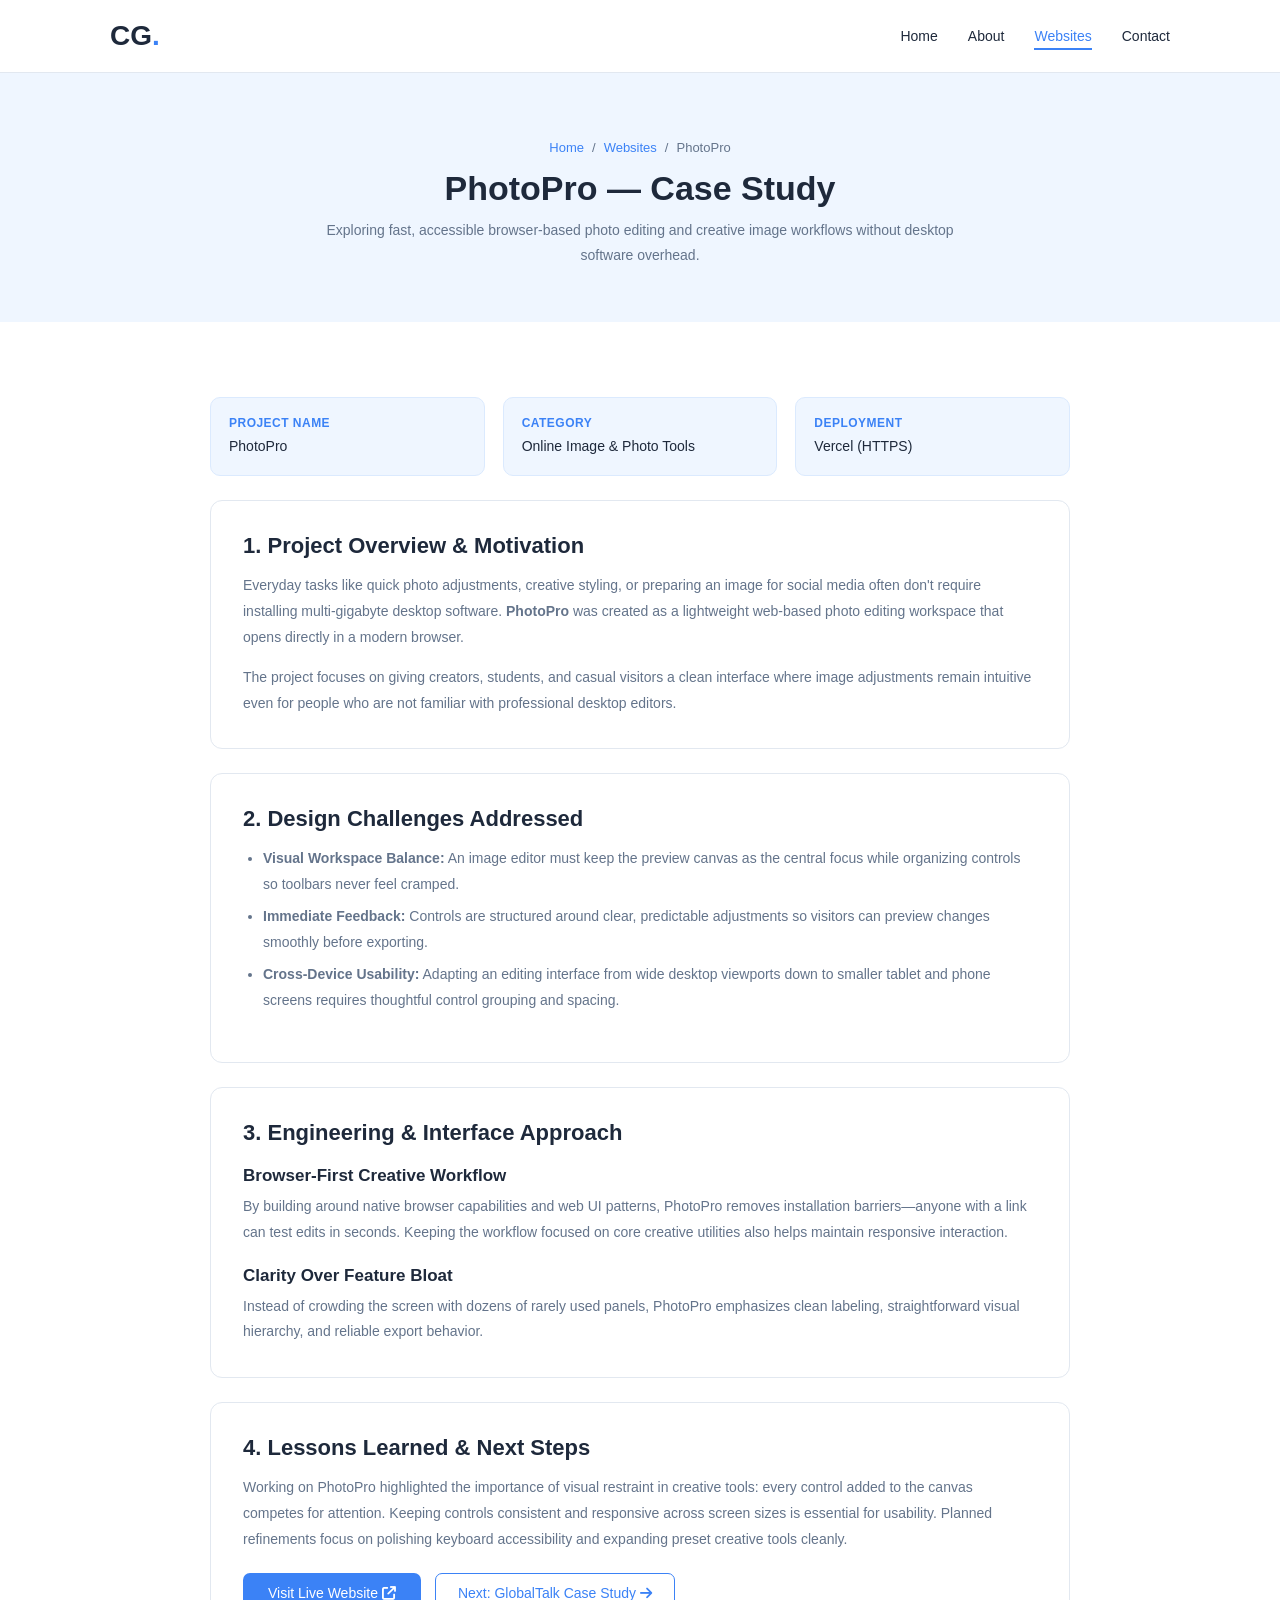
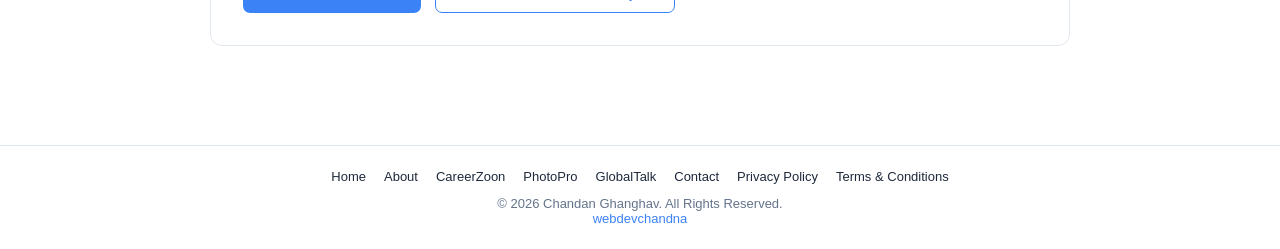
<file: case-study-photopro.html>
<!DOCTYPE html>
<html lang="en">
<head>
    <meta charset="UTF-8">
    <meta name="viewport" content="width=device-width, initial-scale=1.0">

    <!-- Security Headers (Meta-tag equivalents) -->
    <meta http-equiv="X-Content-Type-Options" content="nosniff">
    <meta http-equiv="X-Frame-Options" content="DENY">
    <meta http-equiv="X-XSS-Protection" content="1; mode=block">
    <meta http-equiv="Content-Security-Policy" content="
        default-src 'self';
        script-src  'self' 'nonce-cg2024portfolio' 'strict-dynamic' https://pagead2.googlesyndication.com https://adservice.google.com https://www.googletagservices.com https://tpc.googlesyndication.com https://ep1.adtrafficquality.google https://ep2.adtrafficquality.google;
        style-src   'self' https://fonts.googleapis.com https://cdnjs.cloudflare.com 'unsafe-inline';
        font-src    'self' https://fonts.gstatic.com https://cdnjs.cloudflare.com;
        img-src     'self' data: https:;
        connect-src 'self' https://pagead2.googlesyndication.com https://adservice.google.com https://googleads.g.doubleclick.net https://ep1.adtrafficquality.google https://ep2.adtrafficquality.google https://csi.gstatic.com;
        frame-src   'self' https://googleads.g.doubleclick.net https://tpc.googlesyndication.com https://pagead2.googlesyndication.com https://*.safeframe.googlesyndication.com https://ep2.adtrafficquality.google https://www.google.com;
        object-src  'none';
        base-uri    'self';
        form-action 'self';
        upgrade-insecure-requests;
    ">
    <meta http-equiv="Strict-Transport-Security" content="max-age=31536000; includeSubDomains">
    <meta name="referrer" content="strict-origin-when-cross-origin">
    <meta http-equiv="Permissions-Policy" content="camera=(), microphone=(), geolocation=(), payment=(), usb=(), fullscreen=(self)">

    <!-- SEO -->
    <title>PhotoPro Case Study | Chandan Ghanghav Portfolio</title>
    <meta name="description" content="Case study of PhotoPro — a browser-based online photo editing and creative image toolset built by Chandan Ghanghav.">
    <meta name="author" content="Chandan Ghanghav">
    <meta name="robots" content="index, follow">
    <meta name="theme-color" content="#3b82f6">
    <link rel="canonical" href="https://chandanghanghav.vercel.app/case-study-photopro.html">

    <!-- Open Graph & Twitter -->
    <meta property="og:type" content="article">
    <meta property="og:url" content="https://chandanghanghav.vercel.app/case-study-photopro.html">
    <meta property="og:title" content="PhotoPro Case Study | Chandan Ghanghav">
    <meta property="og:description" content="UX workflow, interface design, and web engineering notes behind PhotoPro.">
    <meta property="og:image" content="https://chandanghanghav.vercel.app/og-image.png">
    <meta name="twitter:card" content="summary_large_image">
    <meta name="twitter:title" content="PhotoPro Case Study | Chandan Ghanghav">
    <meta name="twitter:description" content="UX workflow, interface design, and web engineering notes behind PhotoPro.">
    <meta name="twitter:image" content="https://chandanghanghav.vercel.app/og-image.png">

    <!-- Stylesheets & Icons -->
    <link rel="stylesheet" href="style.css">
    <link rel="stylesheet" href="https://cdnjs.cloudflare.com/ajax/libs/font-awesome/6.5.2/css/all.min.css"
          integrity="sha512-SnH5WK+bZxgPHs44uWIX+LLJAJ9/2PkPKZ5QiAj6Ta86w+fsb2TkcmfRyVX3pBnMFcV7oQPJkl9QevSCWr3W6A=="
          crossorigin="anonymous" referrerpolicy="no-referrer">
    <link rel="preconnect" href="https://fonts.googleapis.com" crossorigin>
    <link rel="preconnect" href="https://fonts.gstatic.com" crossorigin>
    <link rel="stylesheet" href="https://fonts.googleapis.com/css2?family=Poppins:wght@300;400;500;600;700;800&display=swap">
    <link rel="sitemap" type="application/xml" href="/sitemap.xml">
    <link rel="icon" type="image/x-icon" href="/favicon.ico">
    <link rel="apple-touch-icon" sizes="180x180" href="/apple-touch-icon.png">

    <!-- Google AdSense -->
    <script async
        src="https://pagead2.googlesyndication.com/pagead/js/adsbygoogle.js?client=ca-pub-6527373182140065"
        crossorigin="anonymous"
        nonce="cg2024portfolio"></script>
</head>
<body>

    <header>
        <nav class="navbar" aria-label="Main navigation">
            <a href="index.html" class="logo" aria-label="Chandan Ghanghav Home">CG<span>.</span></a>
            <div class="nav-links">
                <a href="index.html">Home</a>
                <a href="about.html">About</a>
                <a href="index.html#websites" class="active">Websites</a>
                <a href="contact.html">Contact</a>
            </div>
        </nav>
    </header>

    <main>
        <section class="page-hero">
            <div class="breadcrumb">
                <a href="index.html">Home</a>
                <span aria-hidden="true">/</span>
                <a href="index.html#websites">Websites</a>
                <span aria-hidden="true">/</span>
                <span>PhotoPro</span>
            </div>
            <h1>PhotoPro — Case Study</h1>
            <p>Exploring fast, accessible browser-based photo editing and creative image workflows without desktop software overhead.</p>
        </section>

        <section class="section">
            <div class="article-container">

                <div class="info-grid">
                    <div class="info-box">
                        <span>Project Name</span>
                        <p>PhotoPro</p>
                    </div>
                    <div class="info-box">
                        <span>Category</span>
                        <p>Online Image &amp; Photo Tools</p>
                    </div>
                    <div class="info-box">
                        <span>Deployment</span>
                        <p>Vercel (HTTPS)</p>
                    </div>
                </div>

                <div class="content-card">
                    <h2>1. Project Overview &amp; Motivation</h2>
                    <p>
                        Everyday tasks like quick photo adjustments, creative styling, or preparing an image for social media often don't require installing multi-gigabyte desktop software. <strong>PhotoPro</strong> was created as a lightweight web-based photo editing workspace that opens directly in a modern browser.
                    </p>
                    <p>
                        The project focuses on giving creators, students, and casual visitors a clean interface where image adjustments remain intuitive even for people who are not familiar with professional desktop editors.
                    </p>
                </div>

                <div class="content-card">
                    <h2>2. Design Challenges Addressed</h2>
                    <ul>
                        <li><strong>Visual Workspace Balance:</strong> An image editor must keep the preview canvas as the central focus while organizing controls so toolbars never feel cramped.</li>
                        <li><strong>Immediate Feedback:</strong> Controls are structured around clear, predictable adjustments so visitors can preview changes smoothly before exporting.</li>
                        <li><strong>Cross-Device Usability:</strong> Adapting an editing interface from wide desktop viewports down to smaller tablet and phone screens requires thoughtful control grouping and spacing.</li>
                    </ul>
                </div>

                <div class="content-card">
                    <h2>3. Engineering &amp; Interface Approach</h2>
                    <h3>Browser-First Creative Workflow</h3>
                    <p>
                        By building around native browser capabilities and web UI patterns, PhotoPro removes installation barriers—anyone with a link can test edits in seconds. Keeping the workflow focused on core creative utilities also helps maintain responsive interaction.
                    </p>
                    <h3>Clarity Over Feature Bloat</h3>
                    <p>
                        Instead of crowding the screen with dozens of rarely used panels, PhotoPro emphasizes clean labeling, straightforward visual hierarchy, and reliable export behavior.
                    </p>
                </div>

                <div class="content-card">
                    <h2>4. Lessons Learned &amp; Next Steps</h2>
                    <p>
                        Working on PhotoPro highlighted the importance of visual restraint in creative tools: every control added to the canvas competes for attention. Keeping controls consistent and responsive across screen sizes is essential for usability. Planned refinements focus on polishing keyboard accessibility and expanding preset creative tools cleanly.
                    </p>

                    <div class="hero-actions hero-actions-left">
                        <a href="https://photopro-pi.vercel.app/" target="_blank" rel="noopener noreferrer" class="primary-btn">
                            Visit Live Website <i class="fas fa-arrow-up-right-from-square" aria-hidden="true"></i>
                        </a>
                        <a href="case-study-globaltalk.html" class="secondary-btn">
                            Next: GlobalTalk Case Study <i class="fas fa-arrow-right" aria-hidden="true"></i>
                        </a>
                    </div>
                </div>

            </div>
        </section>
    </main>

    <footer>
        <nav class="footer-links" aria-label="Footer navigation">
            <a href="index.html">Home</a>
            <a href="about.html">About</a>
            <a href="case-study-careerzoon.html">CareerZoon</a>
            <a href="case-study-photopro.html">PhotoPro</a>
            <a href="case-study-globaltalk.html">GlobalTalk</a>
            <a href="contact.html">Contact</a>
            <a href="privacy-policy.html">Privacy Policy</a>
            <a href="terms.html">Terms &amp; Conditions</a>
        </nav>
        <p>© <span id="year"></span> Chandan Ghanghav. All Rights Reserved.</p>
        <p>
            <a href="https://www.instagram.com/trigger_toofan"
               target="_blank"
               rel="noopener noreferrer"
               aria-label="webdevchandna Instagram (opens in new tab)">
                webdevchandna
            </a>
        </p>
    </footer>

    <script src="script.js" nonce="cg2024portfolio"></script>
</body>
</html>
</file>
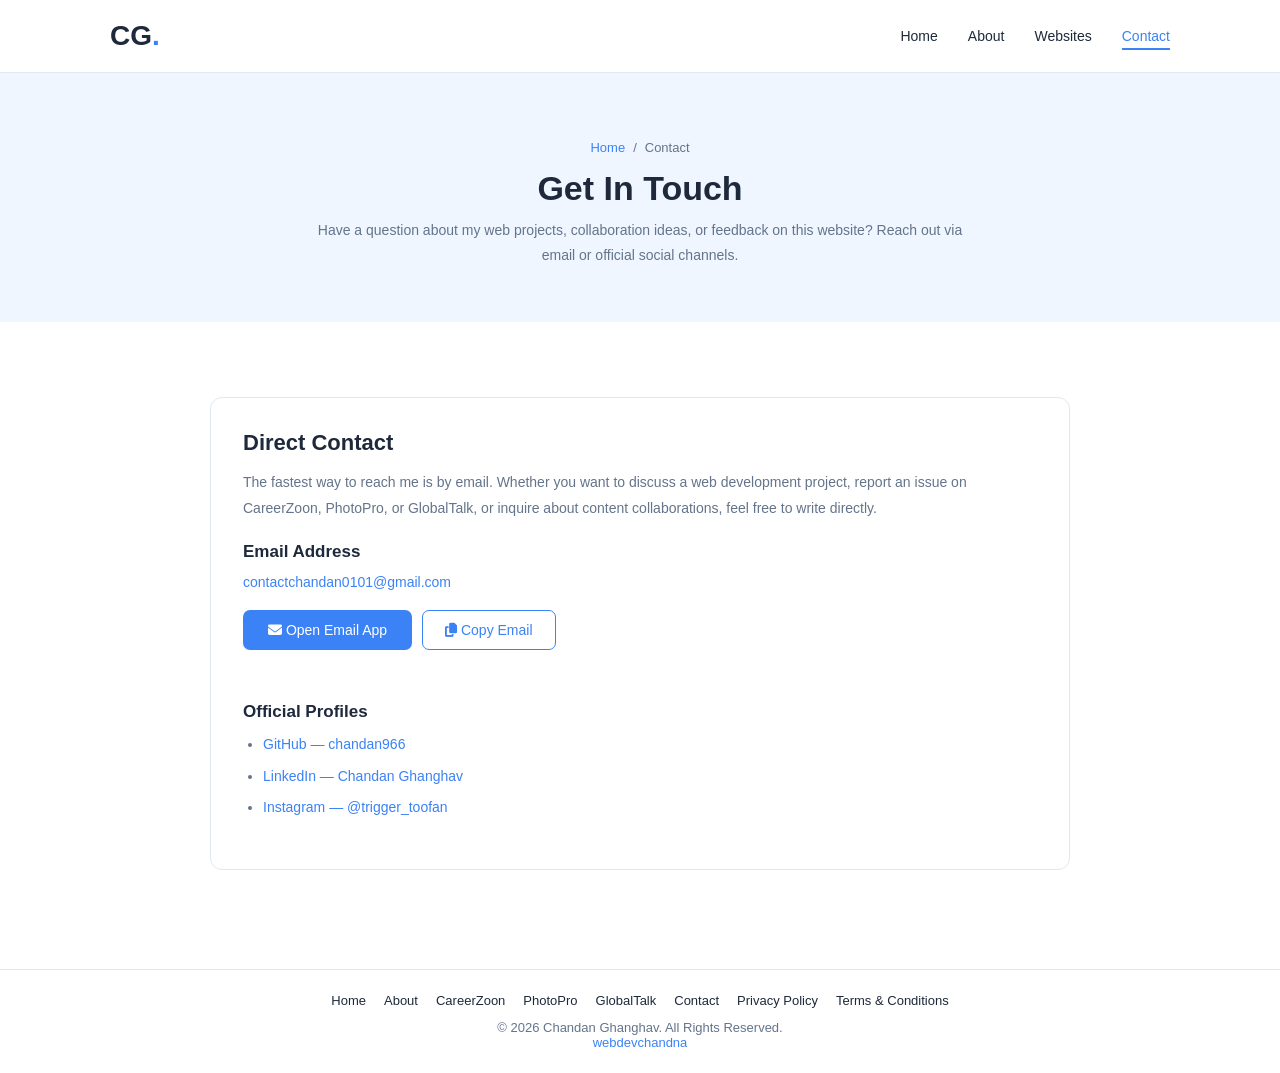
<file: contact.html>
<!DOCTYPE html>
<html lang="en">
<head>
    <meta charset="UTF-8">
    <meta name="viewport" content="width=device-width, initial-scale=1.0">

    <!-- Security Headers (Meta-tag equivalents) -->
    <meta http-equiv="X-Content-Type-Options" content="nosniff">
    <meta http-equiv="X-Frame-Options" content="DENY">
    <meta http-equiv="X-XSS-Protection" content="1; mode=block">
    <meta http-equiv="Content-Security-Policy" content="
        default-src 'self';
        script-src  'self' 'nonce-cg2024portfolio' 'strict-dynamic' https://pagead2.googlesyndication.com https://adservice.google.com https://www.googletagservices.com https://tpc.googlesyndication.com https://ep1.adtrafficquality.google https://ep2.adtrafficquality.google;
        style-src   'self' https://fonts.googleapis.com https://cdnjs.cloudflare.com 'unsafe-inline';
        font-src    'self' https://fonts.gstatic.com https://cdnjs.cloudflare.com;
        img-src     'self' data: https:;
        connect-src 'self' https://pagead2.googlesyndication.com https://adservice.google.com https://googleads.g.doubleclick.net https://ep1.adtrafficquality.google https://ep2.adtrafficquality.google https://csi.gstatic.com;
        frame-src   'self' https://googleads.g.doubleclick.net https://tpc.googlesyndication.com https://pagead2.googlesyndication.com https://*.safeframe.googlesyndication.com https://ep2.adtrafficquality.google https://www.google.com;
        object-src  'none';
        base-uri    'self';
        form-action 'self';
        upgrade-insecure-requests;
    ">
    <meta http-equiv="Strict-Transport-Security" content="max-age=31536000; includeSubDomains">
    <meta name="referrer" content="strict-origin-when-cross-origin">
    <meta http-equiv="Permissions-Policy" content="camera=(), microphone=(), geolocation=(), payment=(), usb=(), fullscreen=(self)">

    <!-- SEO -->
    <title>Contact | Chandan Ghanghav Portfolio</title>
    <meta name="description" content="Contact Chandan Ghanghav for web development inquiries, project collaboration, feedback, or questions regarding this portfolio.">
    <meta name="author" content="Chandan Ghanghav">
    <meta name="robots" content="index, follow">
    <meta name="theme-color" content="#3b82f6">
    <link rel="canonical" href="https://chandanghanghav.vercel.app/contact.html">

    <!-- Open Graph & Twitter -->
    <meta property="og:type" content="website">
    <meta property="og:url" content="https://chandanghanghav.vercel.app/contact.html">
    <meta property="og:title" content="Contact | Chandan Ghanghav Portfolio">
    <meta property="og:description" content="Reach out to Chandan Ghanghav via email or official social channels.">
    <meta property="og:image" content="https://chandanghanghav.vercel.app/og-image.png">
    <meta name="twitter:card" content="summary_large_image">
    <meta name="twitter:title" content="Contact | Chandan Ghanghav Portfolio">
    <meta name="twitter:description" content="Reach out to Chandan Ghanghav via email or official social channels.">
    <meta name="twitter:image" content="https://chandanghanghav.vercel.app/og-image.png">

    <!-- Stylesheets & Icons -->
    <link rel="stylesheet" href="style.css">
    <link rel="stylesheet" href="https://cdnjs.cloudflare.com/ajax/libs/font-awesome/6.5.2/css/all.min.css"
          integrity="sha512-SnH5WK+bZxgPHs44uWIX+LLJAJ9/2PkPKZ5QiAj6Ta86w+fsb2TkcmfRyVX3pBnMFcV7oQPJkl9QevSCWr3W6A=="
          crossorigin="anonymous" referrerpolicy="no-referrer">
    <link rel="preconnect" href="https://fonts.googleapis.com" crossorigin>
    <link rel="preconnect" href="https://fonts.gstatic.com" crossorigin>
    <link rel="stylesheet" href="https://fonts.googleapis.com/css2?family=Poppins:wght@300;400;500;600;700;800&display=swap">
    <link rel="sitemap" type="application/xml" href="/sitemap.xml">
    <link rel="icon" type="image/x-icon" href="/favicon.ico">
    <link rel="apple-touch-icon" sizes="180x180" href="/apple-touch-icon.png">

    <!-- Google AdSense -->
    <script async
        src="https://pagead2.googlesyndication.com/pagead/js/adsbygoogle.js?client=ca-pub-6527373182140065"
        crossorigin="anonymous"
        nonce="cg2024portfolio"></script>
</head>
<body>

    <header>
        <nav class="navbar" aria-label="Main navigation">
            <a href="index.html" class="logo" aria-label="Chandan Ghanghav Home">CG<span>.</span></a>
            <div class="nav-links">
                <a href="index.html">Home</a>
                <a href="about.html">About</a>
                <a href="index.html#websites">Websites</a>
                <a href="contact.html" class="active">Contact</a>
            </div>
        </nav>
    </header>

    <main>
        <section class="page-hero">
            <div class="breadcrumb">
                <a href="index.html">Home</a>
                <span aria-hidden="true">/</span>
                <span>Contact</span>
            </div>
            <h1>Get In Touch</h1>
            <p>Have a question about my web projects, collaboration ideas, or feedback on this website? Reach out via email or official social channels.</p>
        </section>

        <section class="section">
            <div class="article-container">

                <div class="content-card">
                    <h2>Direct Contact</h2>
                    <p>
                        The fastest way to reach me is by email. Whether you want to discuss a web development project, report an issue on CareerZoon, PhotoPro, or GlobalTalk, or inquire about content collaborations, feel free to write directly.
                    </p>

                    <h3>Email Address</h3>
                    <p>
                        <a href="mailto:contactchandan0101@gmail.com">contactchandan0101@gmail.com</a>
                    </p>

                    <div class="copy-row">
                        <a href="mailto:contactchandan0101@gmail.com" class="primary-btn">
                            <i class="fas fa-envelope" aria-hidden="true"></i> Open Email App
                        </a>
                        <button type="button" id="copy-email-btn" class="secondary-btn">
                            <i class="fas fa-copy" aria-hidden="true"></i> Copy Email
                        </button>
                    </div>
                    <p id="copy-status" class="form-status" aria-live="polite"></p>

                    <h3>Official Profiles</h3>
                    <ul>
                        <li><a href="https://github.com/chandan966" target="_blank" rel="noopener noreferrer">GitHub — chandan966</a></li>
                        <li><a href="https://linkedin.com/in/web~developer/" target="_blank" rel="noopener noreferrer">LinkedIn — Chandan Ghanghav</a></li>
                        <li><a href="https://www.instagram.com/trigger_toofan" target="_blank" rel="noopener noreferrer">Instagram — @trigger_toofan</a></li>
                    </ul>
                </div>

            </div>
        </section>
    </main>

    <footer>
        <nav class="footer-links" aria-label="Footer navigation">
            <a href="index.html">Home</a>
            <a href="about.html">About</a>
            <a href="case-study-careerzoon.html">CareerZoon</a>
            <a href="case-study-photopro.html">PhotoPro</a>
            <a href="case-study-globaltalk.html">GlobalTalk</a>
            <a href="contact.html">Contact</a>
            <a href="privacy-policy.html">Privacy Policy</a>
            <a href="terms.html">Terms &amp; Conditions</a>
        </nav>
        <p>© <span id="year"></span> Chandan Ghanghav. All Rights Reserved.</p>
        <p>
            <a href="https://www.instagram.com/trigger_toofan"
               target="_blank"
               rel="noopener noreferrer"
               aria-label="webdevchandna Instagram (opens in new tab)">
                webdevchandna
            </a>
        </p>
    </footer>

    <script src="script.js" nonce="cg2024portfolio"></script>
</body>
</html>
</file>
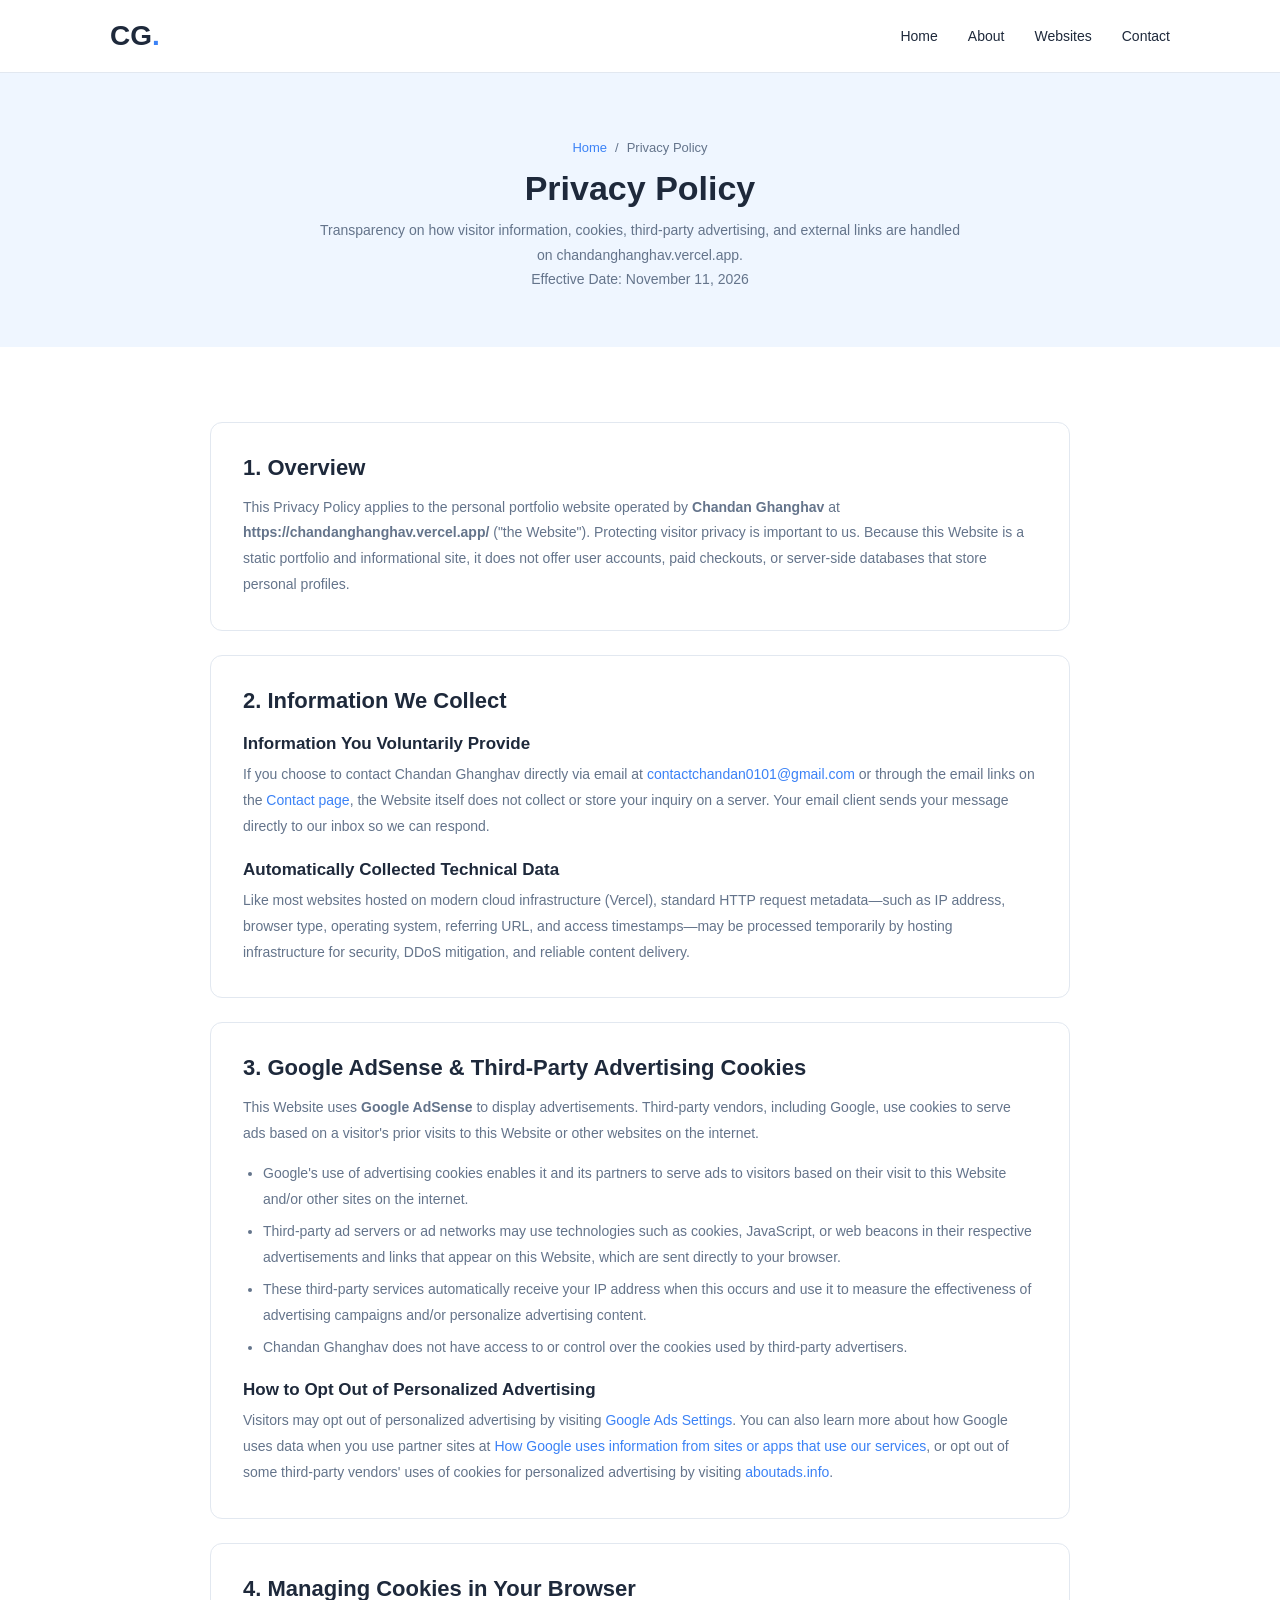
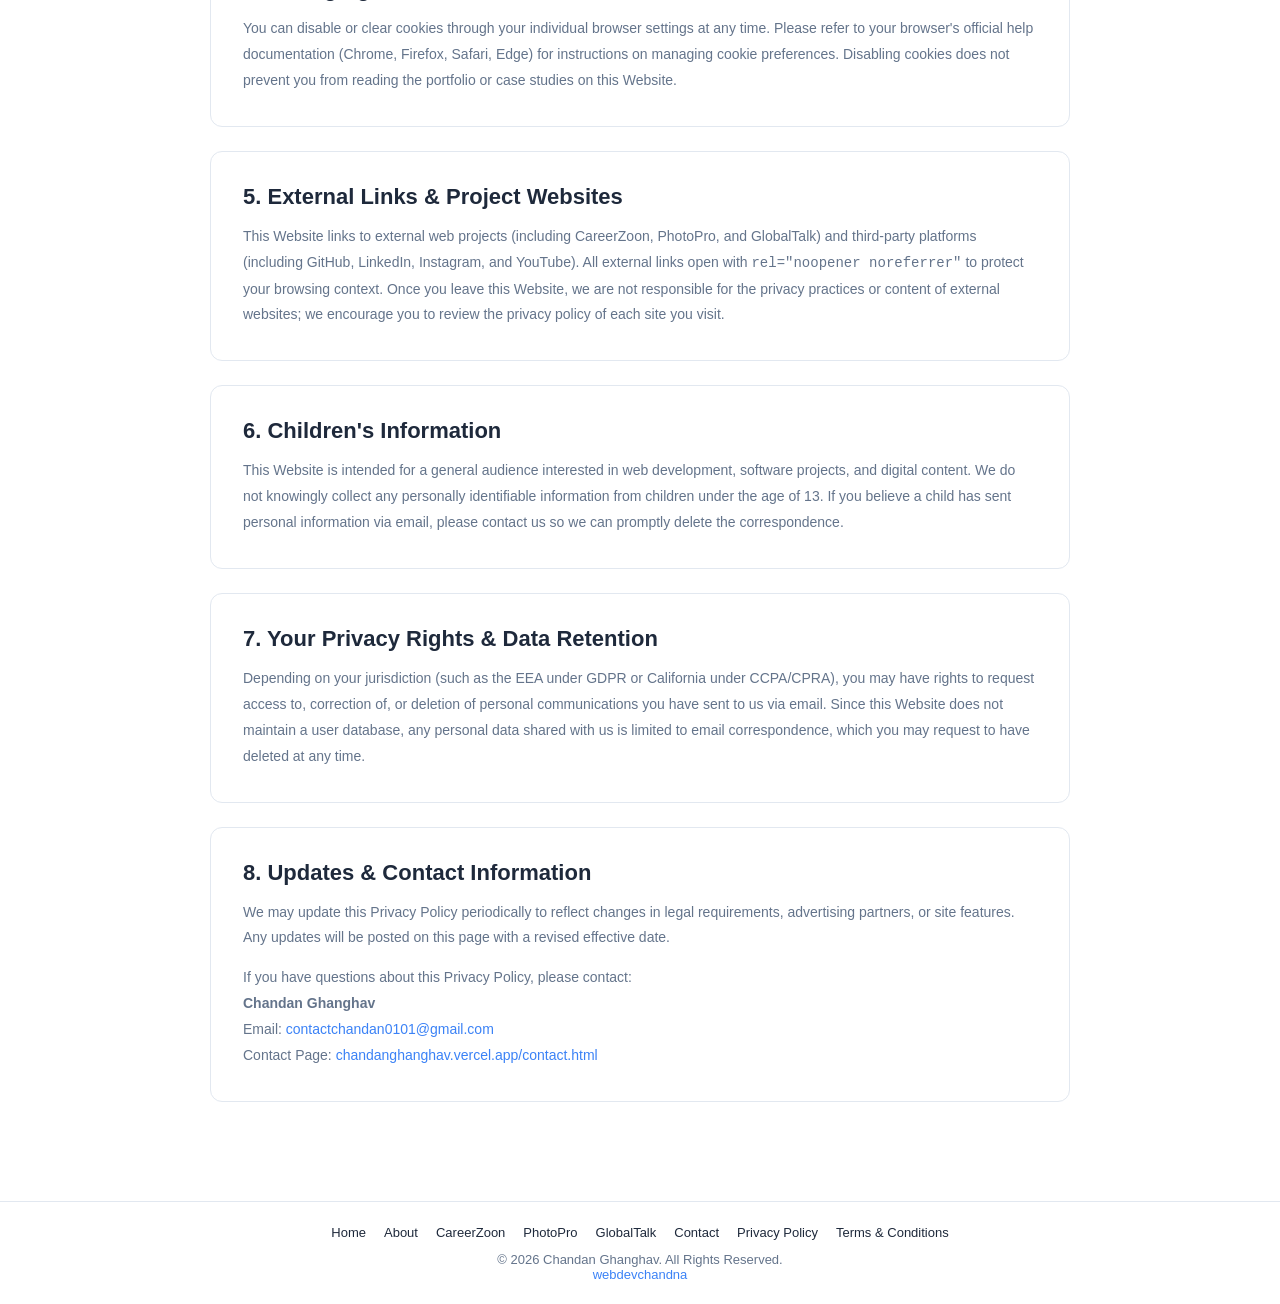
<file: privacy-policy.html>
<!DOCTYPE html>
<html lang="en">
<head>
    <meta charset="UTF-8">
    <meta name="viewport" content="width=device-width, initial-scale=1.0">

    <!-- Security Headers (Meta-tag equivalents) -->
    <meta http-equiv="X-Content-Type-Options" content="nosniff">
    <meta http-equiv="X-Frame-Options" content="DENY">
    <meta http-equiv="X-XSS-Protection" content="1; mode=block">
    <meta http-equiv="Content-Security-Policy" content="
        default-src 'self';
        script-src  'self' 'nonce-cg2024portfolio' 'strict-dynamic' https://pagead2.googlesyndication.com https://adservice.google.com https://www.googletagservices.com https://tpc.googlesyndication.com https://ep1.adtrafficquality.google https://ep2.adtrafficquality.google;
        style-src   'self' https://fonts.googleapis.com https://cdnjs.cloudflare.com 'unsafe-inline';
        font-src    'self' https://fonts.gstatic.com https://cdnjs.cloudflare.com;
        img-src     'self' data: https:;
        connect-src 'self' https://pagead2.googlesyndication.com https://adservice.google.com https://googleads.g.doubleclick.net https://ep1.adtrafficquality.google https://ep2.adtrafficquality.google https://csi.gstatic.com;
        frame-src   'self' https://googleads.g.doubleclick.net https://tpc.googlesyndication.com https://pagead2.googlesyndication.com https://*.safeframe.googlesyndication.com https://ep2.adtrafficquality.google https://www.google.com;
        object-src  'none';
        base-uri    'self';
        form-action 'self';
        upgrade-insecure-requests;
    ">
    <meta http-equiv="Strict-Transport-Security" content="max-age=31536000; includeSubDomains">
    <meta name="referrer" content="strict-origin-when-cross-origin">
    <meta http-equiv="Permissions-Policy" content="camera=(), microphone=(), geolocation=(), payment=(), usb=(), fullscreen=(self)">

    <!-- SEO -->
    <title>Privacy Policy | Chandan Ghanghav Portfolio</title>
    <meta name="description" content="Privacy Policy for Chandan Ghanghav's personal portfolio website, covering cookies, Google AdSense advertising disclosures, third-party links, and visitor privacy rights.">
    <meta name="author" content="Chandan Ghanghav">
    <meta name="robots" content="index, follow">
    <meta name="theme-color" content="#3b82f6">
    <link rel="canonical" href="https://chandanghanghav.vercel.app/privacy-policy.html">

    <!-- Open Graph & Twitter -->
    <meta property="og:type" content="website">
    <meta property="og:url" content="https://chandanghanghav.vercel.app/privacy-policy.html">
    <meta property="og:title" content="Privacy Policy | Chandan Ghanghav Portfolio">
    <meta property="og:description" content="How this portfolio handles visitor privacy, cookies, third-party advertising via Google AdSense, and external links.">
    <meta property="og:image" content="https://chandanghanghav.vercel.app/og-image.png">
    <meta name="twitter:card" content="summary_large_image">
    <meta name="twitter:title" content="Privacy Policy | Chandan Ghanghav Portfolio">
    <meta name="twitter:description" content="Privacy Policy and Google AdSense cookie disclosure for chandanghanghav.vercel.app.">
    <meta name="twitter:image" content="https://chandanghanghav.vercel.app/og-image.png">

    <!-- Stylesheets & Icons -->
    <link rel="stylesheet" href="style.css">
    <link rel="stylesheet" href="https://cdnjs.cloudflare.com/ajax/libs/font-awesome/6.5.2/css/all.min.css"
          integrity="sha512-SnH5WK+bZxgPHs44uWIX+LLJAJ9/2PkPKZ5QiAj6Ta86w+fsb2TkcmfRyVX3pBnMFcV7oQPJkl9QevSCWr3W6A=="
          crossorigin="anonymous" referrerpolicy="no-referrer">
    <link rel="preconnect" href="https://fonts.googleapis.com" crossorigin>
    <link rel="preconnect" href="https://fonts.gstatic.com" crossorigin>
    <link rel="stylesheet" href="https://fonts.googleapis.com/css2?family=Poppins:wght@300;400;500;600;700;800&display=swap">
    <link rel="sitemap" type="application/xml" href="/sitemap.xml">
    <link rel="icon" type="image/x-icon" href="/favicon.ico">
    <link rel="apple-touch-icon" sizes="180x180" href="/apple-touch-icon.png">

    <!-- Google AdSense -->
    <script async
        src="https://pagead2.googlesyndication.com/pagead/js/adsbygoogle.js?client=ca-pub-6527373182140065"
        crossorigin="anonymous"
        nonce="cg2024portfolio"></script>
</head>
<body>

    <header>
        <nav class="navbar" aria-label="Main navigation">
            <a href="index.html" class="logo" aria-label="Chandan Ghanghav Home">CG<span>.</span></a>
            <div class="nav-links">
                <a href="index.html">Home</a>
                <a href="about.html">About</a>
                <a href="index.html#websites">Websites</a>
                <a href="contact.html">Contact</a>
            </div>
        </nav>
    </header>

    <main>
        <section class="page-hero">
            <div class="breadcrumb">
                <a href="index.html">Home</a>
                <span aria-hidden="true">/</span>
                <span>Privacy Policy</span>
            </div>
            <h1>Privacy Policy</h1>
            <p>Transparency on how visitor information, cookies, third-party advertising, and external links are handled on chandanghanghav.vercel.app.</p>
            <p class="meta-note">Effective Date: November 11, 2026</p>
        </section>

        <section class="section">
            <div class="article-container">

                <div class="content-card">
                    <h2>1. Overview</h2>
                    <p>
                        This Privacy Policy applies to the personal portfolio website operated by <strong>Chandan Ghanghav</strong> at <strong>https://chandanghanghav.vercel.app/</strong> ("the Website"). Protecting visitor privacy is important to us. Because this Website is a static portfolio and informational site, it does not offer user accounts, paid checkouts, or server-side databases that store personal profiles.
                    </p>
                </div>

                <div class="content-card">
                    <h2>2. Information We Collect</h2>
                    <h3>Information You Voluntarily Provide</h3>
                    <p>
                        If you choose to contact Chandan Ghanghav directly via email at <a href="mailto:contactchandan0101@gmail.com">contactchandan0101@gmail.com</a> or through the email links on the <a href="contact.html">Contact page</a>, the Website itself does not collect or store your inquiry on a server. Your email client sends your message directly to our inbox so we can respond.
                    </p>
                    <h3>Automatically Collected Technical Data</h3>
                    <p>
                        Like most websites hosted on modern cloud infrastructure (Vercel), standard HTTP request metadata—such as IP address, browser type, operating system, referring URL, and access timestamps—may be processed temporarily by hosting infrastructure for security, DDoS mitigation, and reliable content delivery.
                    </p>
                </div>

                <div class="content-card">
                    <h2>3. Google AdSense &amp; Third-Party Advertising Cookies</h2>
                    <p>
                        This Website uses <strong>Google AdSense</strong> to display advertisements. Third-party vendors, including Google, use cookies to serve ads based on a visitor's prior visits to this Website or other websites on the internet.
                    </p>
                    <ul>
                        <li>Google's use of advertising cookies enables it and its partners to serve ads to visitors based on their visit to this Website and/or other sites on the internet.</li>
                        <li>Third-party ad servers or ad networks may use technologies such as cookies, JavaScript, or web beacons in their respective advertisements and links that appear on this Website, which are sent directly to your browser.</li>
                        <li>These third-party services automatically receive your IP address when this occurs and use it to measure the effectiveness of advertising campaigns and/or personalize advertising content.</li>
                        <li>Chandan Ghanghav does not have access to or control over the cookies used by third-party advertisers.</li>
                    </ul>
                    <h3>How to Opt Out of Personalized Advertising</h3>
                    <p>
                        Visitors may opt out of personalized advertising by visiting <a href="https://adssettings.google.com/" target="_blank" rel="noopener noreferrer">Google Ads Settings</a>. You can also learn more about how Google uses data when you use partner sites at <a href="https://policies.google.com/technologies/partner-sites" target="_blank" rel="noopener noreferrer">How Google uses information from sites or apps that use our services</a>, or opt out of some third-party vendors' uses of cookies for personalized advertising by visiting <a href="https://www.aboutads.info/choices/" target="_blank" rel="noopener noreferrer">aboutads.info</a>.
                    </p>
                </div>

                <div class="content-card">
                    <h2>4. Managing Cookies in Your Browser</h2>
                    <p>
                        You can disable or clear cookies through your individual browser settings at any time. Please refer to your browser's official help documentation (Chrome, Firefox, Safari, Edge) for instructions on managing cookie preferences. Disabling cookies does not prevent you from reading the portfolio or case studies on this Website.
                    </p>
                </div>

                <div class="content-card">
                    <h2>5. External Links &amp; Project Websites</h2>
                    <p>
                        This Website links to external web projects (including CareerZoon, PhotoPro, and GlobalTalk) and third-party platforms (including GitHub, LinkedIn, Instagram, and YouTube). All external links open with <code>rel="noopener noreferrer"</code> to protect your browsing context. Once you leave this Website, we are not responsible for the privacy practices or content of external websites; we encourage you to review the privacy policy of each site you visit.
                    </p>
                </div>

                <div class="content-card">
                    <h2>6. Children's Information</h2>
                    <p>
                        This Website is intended for a general audience interested in web development, software projects, and digital content. We do not knowingly collect any personally identifiable information from children under the age of 13. If you believe a child has sent personal information via email, please contact us so we can promptly delete the correspondence.
                    </p>
                </div>

                <div class="content-card">
                    <h2>7. Your Privacy Rights &amp; Data Retention</h2>
                    <p>
                        Depending on your jurisdiction (such as the EEA under GDPR or California under CCPA/CPRA), you may have rights to request access to, correction of, or deletion of personal communications you have sent to us via email. Since this Website does not maintain a user database, any personal data shared with us is limited to email correspondence, which you may request to have deleted at any time.
                    </p>
                </div>

                <div class="content-card">
                    <h2>8. Updates &amp; Contact Information</h2>
                    <p>
                        We may update this Privacy Policy periodically to reflect changes in legal requirements, advertising partners, or site features. Any updates will be posted on this page with a revised effective date.
                    </p>
                    <p>
                        If you have questions about this Privacy Policy, please contact:<br>
                        <strong>Chandan Ghanghav</strong><br>
                        Email: <a href="mailto:contactchandan0101@gmail.com">contactchandan0101@gmail.com</a><br>
                        Contact Page: <a href="contact.html">chandanghanghav.vercel.app/contact.html</a>
                    </p>
                </div>

            </div>
        </section>
    </main>

    <footer>
        <nav class="footer-links" aria-label="Footer navigation">
            <a href="index.html">Home</a>
            <a href="about.html">About</a>
            <a href="case-study-careerzoon.html">CareerZoon</a>
            <a href="case-study-photopro.html">PhotoPro</a>
            <a href="case-study-globaltalk.html">GlobalTalk</a>
            <a href="contact.html">Contact</a>
            <a href="privacy-policy.html">Privacy Policy</a>
            <a href="terms.html">Terms &amp; Conditions</a>
        </nav>
        <p>© <span id="year"></span> Chandan Ghanghav. All Rights Reserved.</p>
        <p>
            <a href="https://www.instagram.com/trigger_toofan"
               target="_blank"
               rel="noopener noreferrer"
               aria-label="webdevchandna Instagram (opens in new tab)">
                webdevchandna
            </a>
        </p>
    </footer>

    <script src="script.js" nonce="cg2024portfolio"></script>
</body>
</html>
</file>
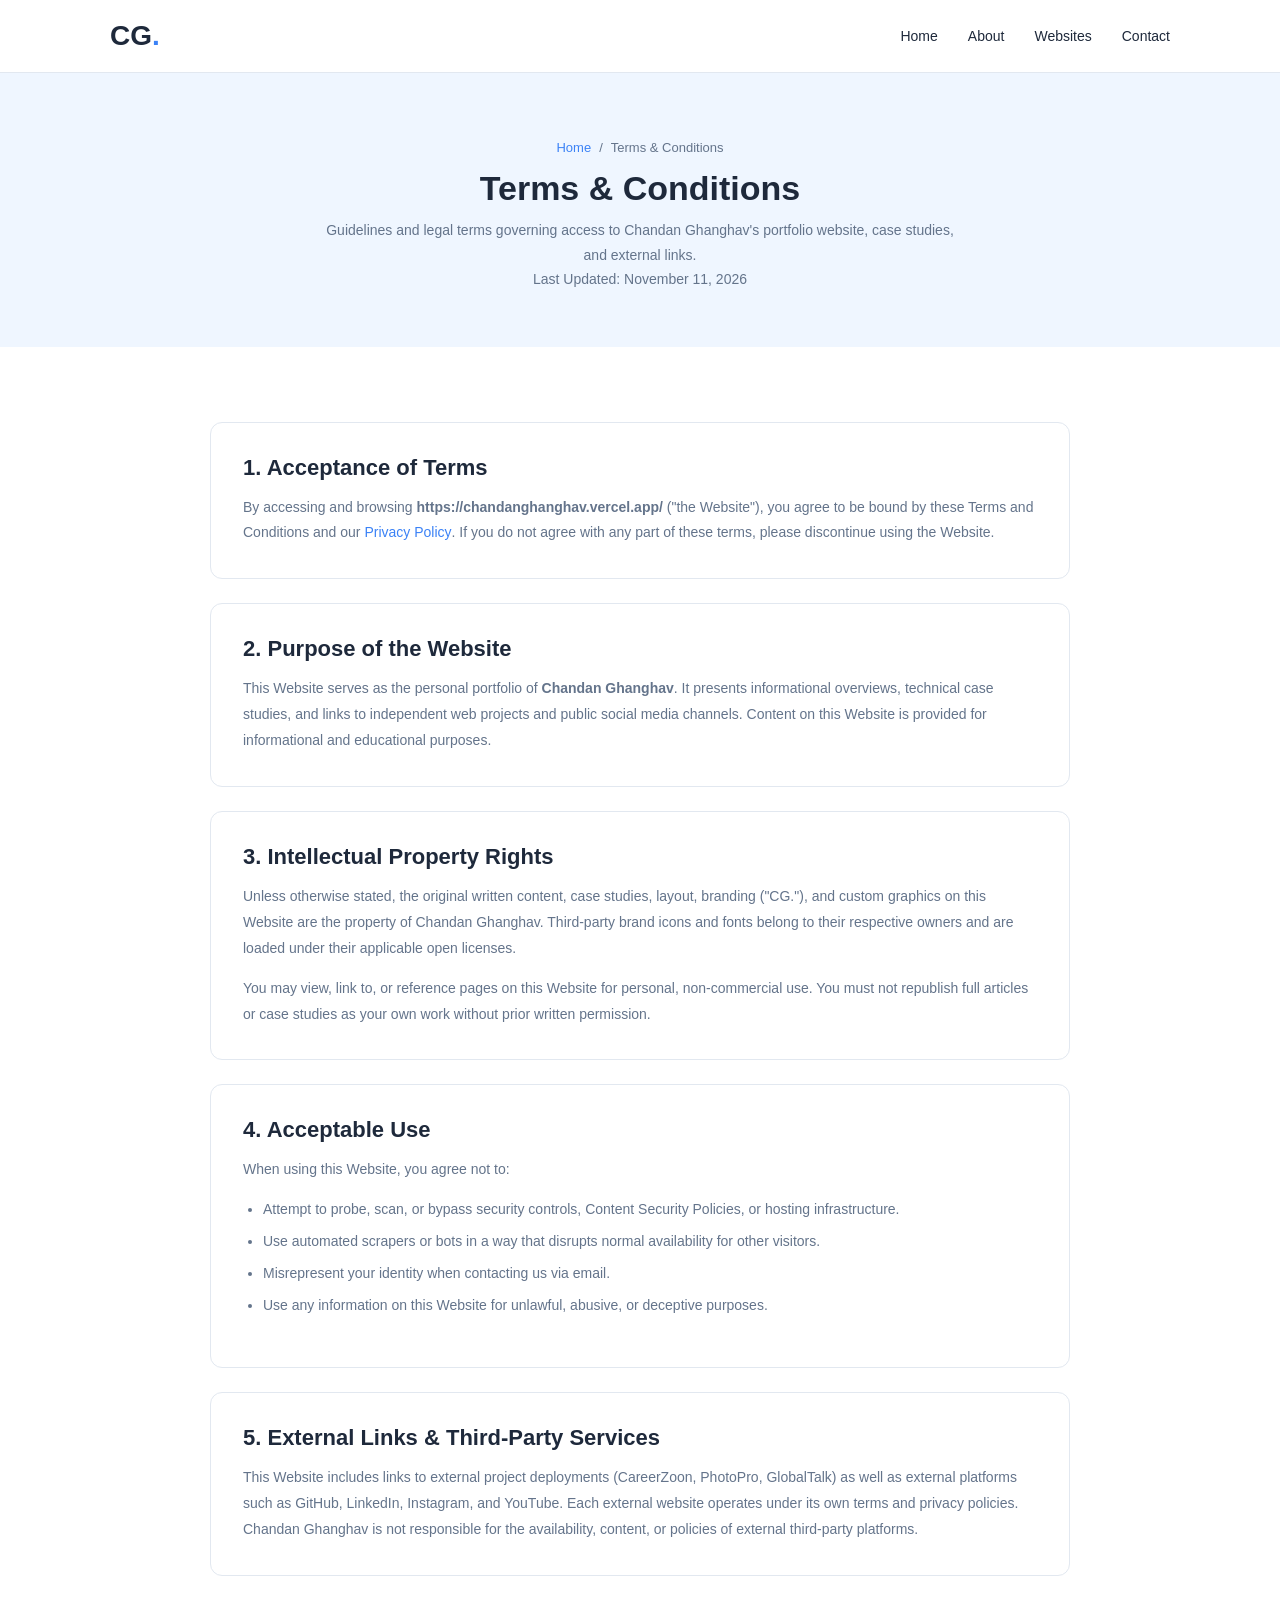
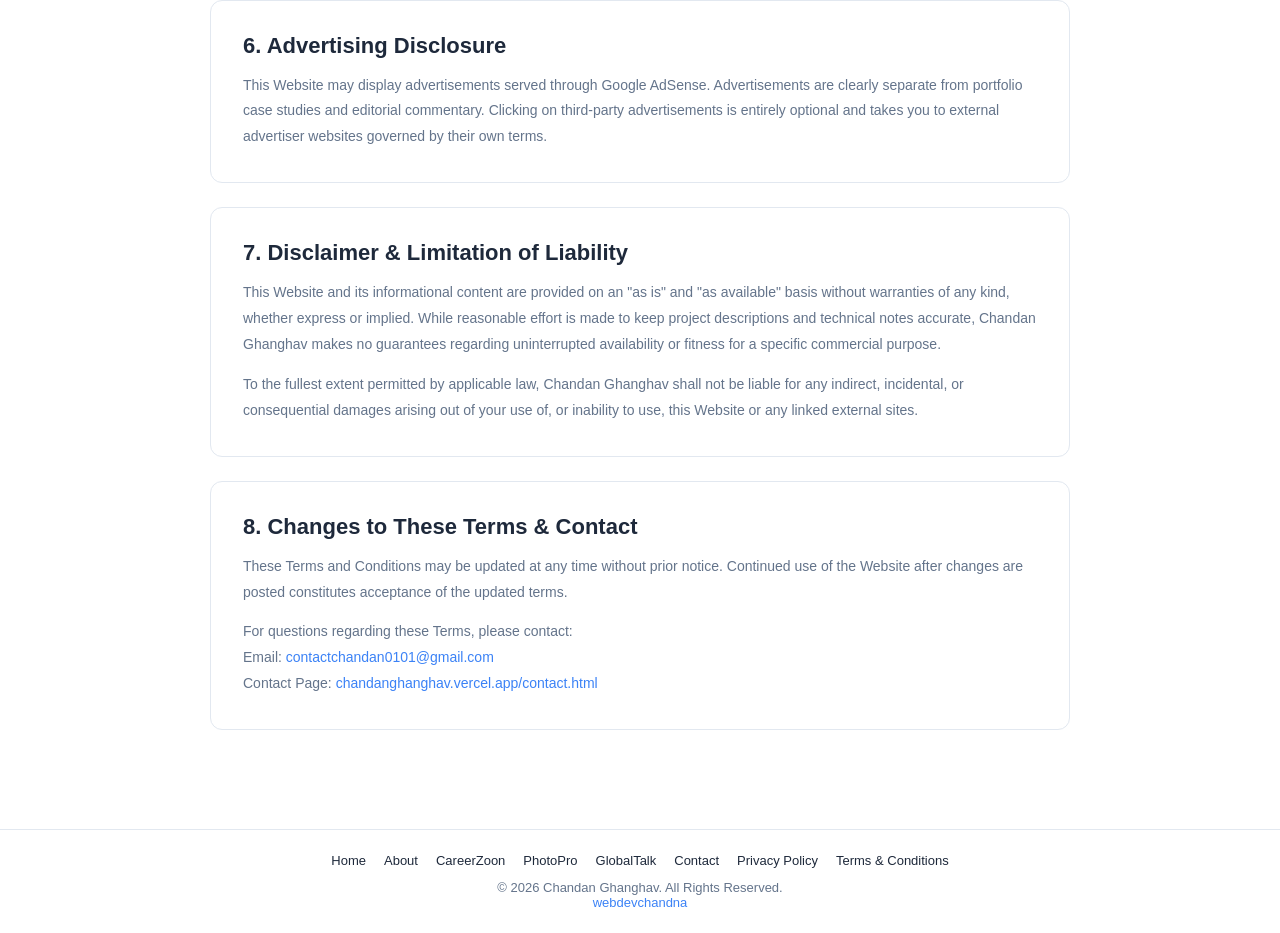
<file: terms.html>
<!DOCTYPE html>
<html lang="en">
<head>
    <meta charset="UTF-8">
    <meta name="viewport" content="width=device-width, initial-scale=1.0">

    <!-- Security Headers (Meta-tag equivalents) -->
    <meta http-equiv="X-Content-Type-Options" content="nosniff">
    <meta http-equiv="X-Frame-Options" content="DENY">
    <meta http-equiv="X-XSS-Protection" content="1; mode=block">
    <meta http-equiv="Content-Security-Policy" content="
        default-src 'self';
        script-src  'self' 'nonce-cg2024portfolio' 'strict-dynamic' https://pagead2.googlesyndication.com https://adservice.google.com https://www.googletagservices.com https://tpc.googlesyndication.com https://ep1.adtrafficquality.google https://ep2.adtrafficquality.google;
        style-src   'self' https://fonts.googleapis.com https://cdnjs.cloudflare.com 'unsafe-inline';
        font-src    'self' https://fonts.gstatic.com https://cdnjs.cloudflare.com;
        img-src     'self' data: https:;
        connect-src 'self' https://pagead2.googlesyndication.com https://adservice.google.com https://googleads.g.doubleclick.net https://ep1.adtrafficquality.google https://ep2.adtrafficquality.google https://csi.gstatic.com;
        frame-src   'self' https://googleads.g.doubleclick.net https://tpc.googlesyndication.com https://pagead2.googlesyndication.com https://*.safeframe.googlesyndication.com https://ep2.adtrafficquality.google https://www.google.com;
        object-src  'none';
        base-uri    'self';
        form-action 'self';
        upgrade-insecure-requests;
    ">
    <meta http-equiv="Strict-Transport-Security" content="max-age=31536000; includeSubDomains">
    <meta name="referrer" content="strict-origin-when-cross-origin">
    <meta http-equiv="Permissions-Policy" content="camera=(), microphone=(), geolocation=(), payment=(), usb=(), fullscreen=(self)">

    <!-- SEO -->
    <title>Terms &amp; Conditions | Chandan Ghanghav Portfolio</title>
    <meta name="description" content="Terms and Conditions governing the use of Chandan Ghanghav's personal portfolio website, case studies, external project links, and intellectual property.">
    <meta name="author" content="Chandan Ghanghav">
    <meta name="robots" content="index, follow">
    <meta name="theme-color" content="#3b82f6">
    <link rel="canonical" href="https://chandanghanghav.vercel.app/terms.html">

    <!-- Open Graph & Twitter -->
    <meta property="og:type" content="website">
    <meta property="og:url" content="https://chandanghanghav.vercel.app/terms.html">
    <meta property="og:title" content="Terms &amp; Conditions | Chandan Ghanghav Portfolio">
    <meta property="og:description" content="Terms and Conditions for using chandanghanghav.vercel.app.">
    <meta property="og:image" content="https://chandanghanghav.vercel.app/og-image.png">
    <meta name="twitter:card" content="summary_large_image">
    <meta name="twitter:title" content="Terms &amp; Conditions | Chandan Ghanghav Portfolio">
    <meta name="twitter:description" content="Terms and Conditions for using chandanghanghav.vercel.app.">
    <meta name="twitter:image" content="https://chandanghanghav.vercel.app/og-image.png">

    <!-- Stylesheets & Icons -->
    <link rel="stylesheet" href="style.css">
    <link rel="stylesheet" href="https://cdnjs.cloudflare.com/ajax/libs/font-awesome/6.5.2/css/all.min.css"
          integrity="sha512-SnH5WK+bZxgPHs44uWIX+LLJAJ9/2PkPKZ5QiAj6Ta86w+fsb2TkcmfRyVX3pBnMFcV7oQPJkl9QevSCWr3W6A=="
          crossorigin="anonymous" referrerpolicy="no-referrer">
    <link rel="preconnect" href="https://fonts.googleapis.com" crossorigin>
    <link rel="preconnect" href="https://fonts.gstatic.com" crossorigin>
    <link rel="stylesheet" href="https://fonts.googleapis.com/css2?family=Poppins:wght@300;400;500;600;700;800&display=swap">
    <link rel="sitemap" type="application/xml" href="/sitemap.xml">
    <link rel="icon" type="image/x-icon" href="/favicon.ico">
    <link rel="apple-touch-icon" sizes="180x180" href="/apple-touch-icon.png">

    <!-- Google AdSense -->
    <script async
        src="https://pagead2.googlesyndication.com/pagead/js/adsbygoogle.js?client=ca-pub-6527373182140065"
        crossorigin="anonymous"
        nonce="cg2024portfolio"></script>
</head>
<body>

    <header>
        <nav class="navbar" aria-label="Main navigation">
            <a href="index.html" class="logo" aria-label="Chandan Ghanghav Home">CG<span>.</span></a>
            <div class="nav-links">
                <a href="index.html">Home</a>
                <a href="about.html">About</a>
                <a href="index.html#websites">Websites</a>
                <a href="contact.html">Contact</a>
            </div>
        </nav>
    </header>

    <main>
        <section class="page-hero">
            <div class="breadcrumb">
                <a href="index.html">Home</a>
                <span aria-hidden="true">/</span>
                <span>Terms &amp; Conditions</span>
            </div>
            <h1>Terms &amp; Conditions</h1>
            <p>Guidelines and legal terms governing access to Chandan Ghanghav's portfolio website, case studies, and external links.</p>
            <p class="meta-note">Last Updated: November 11, 2026</p>
        </section>

        <section class="section">
            <div class="article-container">

                <div class="content-card">
                    <h2>1. Acceptance of Terms</h2>
                    <p>
                        By accessing and browsing <strong>https://chandanghanghav.vercel.app/</strong> ("the Website"), you agree to be bound by these Terms and Conditions and our <a href="privacy-policy.html">Privacy Policy</a>. If you do not agree with any part of these terms, please discontinue using the Website.
                    </p>
                </div>

                <div class="content-card">
                    <h2>2. Purpose of the Website</h2>
                    <p>
                        This Website serves as the personal portfolio of <strong>Chandan Ghanghav</strong>. It presents informational overviews, technical case studies, and links to independent web projects and public social media channels. Content on this Website is provided for informational and educational purposes.
                    </p>
                </div>

                <div class="content-card">
                    <h2>3. Intellectual Property Rights</h2>
                    <p>
                        Unless otherwise stated, the original written content, case studies, layout, branding ("CG."), and custom graphics on this Website are the property of Chandan Ghanghav. Third-party brand icons and fonts belong to their respective owners and are loaded under their applicable open licenses.
                    </p>
                    <p>
                        You may view, link to, or reference pages on this Website for personal, non-commercial use. You must not republish full articles or case studies as your own work without prior written permission.
                    </p>
                </div>

                <div class="content-card">
                    <h2>4. Acceptable Use</h2>
                    <p>When using this Website, you agree not to:</p>
                    <ul>
                        <li>Attempt to probe, scan, or bypass security controls, Content Security Policies, or hosting infrastructure.</li>
                        <li>Use automated scrapers or bots in a way that disrupts normal availability for other visitors.</li>
                        <li>Misrepresent your identity when contacting us via email.</li>
                        <li>Use any information on this Website for unlawful, abusive, or deceptive purposes.</li>
                    </ul>
                </div>

                <div class="content-card">
                    <h2>5. External Links &amp; Third-Party Services</h2>
                    <p>
                        This Website includes links to external project deployments (CareerZoon, PhotoPro, GlobalTalk) as well as external platforms such as GitHub, LinkedIn, Instagram, and YouTube. Each external website operates under its own terms and privacy policies. Chandan Ghanghav is not responsible for the availability, content, or policies of external third-party platforms.
                    </p>
                </div>

                <div class="content-card">
                    <h2>6. Advertising Disclosure</h2>
                    <p>
                        This Website may display advertisements served through Google AdSense. Advertisements are clearly separate from portfolio case studies and editorial commentary. Clicking on third-party advertisements is entirely optional and takes you to external advertiser websites governed by their own terms.
                    </p>
                </div>

                <div class="content-card">
                    <h2>7. Disclaimer &amp; Limitation of Liability</h2>
                    <p>
                        This Website and its informational content are provided on an "as is" and "as available" basis without warranties of any kind, whether express or implied. While reasonable effort is made to keep project descriptions and technical notes accurate, Chandan Ghanghav makes no guarantees regarding uninterrupted availability or fitness for a specific commercial purpose.
                    </p>
                    <p>
                        To the fullest extent permitted by applicable law, Chandan Ghanghav shall not be liable for any indirect, incidental, or consequential damages arising out of your use of, or inability to use, this Website or any linked external sites.
                    </p>
                </div>

                <div class="content-card">
                    <h2>8. Changes to These Terms &amp; Contact</h2>
                    <p>
                        These Terms and Conditions may be updated at any time without prior notice. Continued use of the Website after changes are posted constitutes acceptance of the updated terms.
                    </p>
                    <p>
                        For questions regarding these Terms, please contact:<br>
                        Email: <a href="mailto:contactchandan0101@gmail.com">contactchandan0101@gmail.com</a><br>
                        Contact Page: <a href="contact.html">chandanghanghav.vercel.app/contact.html</a>
                    </p>
                </div>

            </div>
        </section>
    </main>

    <footer>
        <nav class="footer-links" aria-label="Footer navigation">
            <a href="index.html">Home</a>
            <a href="about.html">About</a>
            <a href="case-study-careerzoon.html">CareerZoon</a>
            <a href="case-study-photopro.html">PhotoPro</a>
            <a href="case-study-globaltalk.html">GlobalTalk</a>
            <a href="contact.html">Contact</a>
            <a href="privacy-policy.html">Privacy Policy</a>
            <a href="terms.html">Terms &amp; Conditions</a>
        </nav>
        <p>© <span id="year"></span> Chandan Ghanghav. All Rights Reserved.</p>
        <p>
            <a href="https://www.instagram.com/trigger_toofan"
               target="_blank"
               rel="noopener noreferrer"
               aria-label="webdevchandna Instagram (opens in new tab)">
                webdevchandna
            </a>
        </p>
    </footer>

    <script src="script.js" nonce="cg2024portfolio"></script>
</body>
</html>
</file>
<file: style.css>
@import url('https://fonts.googleapis.com/css2?family=Poppins:wght@300;400;500;600;700;800&display=swap');

:root {
    --blue: #3b82f6;
    --light-blue: #eff6ff;
    --dark: #1e293b;
    --gray: #64748b;
    --white: #ffffff;
}

* {
    margin: 0;
    padding: 0;
    box-sizing: border-box;
    scroll-behavior: smooth;
}

body {
    font-family: 'Poppins', sans-serif;
    background: var(--white);
    color: var(--dark);
    overflow-x: hidden;
}

/* ================= NAVBAR ================= */

header {
    width: 100%;
    background: rgba(255, 255, 255, 0.95);
    border-bottom: 1px solid #e2e8f0;
    animation: slideDown 0.8s ease;
}

.navbar {
    max-width: 1100px;
    margin: auto;
    padding: 20px;
    display: flex;
    justify-content: space-between;
    align-items: center;
}

.logo {
    font-size: 28px;
    font-weight: 800;
    color: var(--dark);
    text-decoration: none;
    transition: 0.3s;
}

.logo span {
    color: var(--blue);
}

.logo:hover {
    transform: scale(1.08);
}

.nav-links {
    display: flex;
    gap: 30px;
}

.nav-links a {
    text-decoration: none;
    color: var(--dark);
    font-size: 14px;
    font-weight: 500;
    transition: color 0.3s ease;
    position: relative;
}

.nav-links a::after {
    content: "";
    position: absolute;
    width: 0;
    height: 2px;
    left: 0;
    bottom: -6px;
    background: var(--blue);
    transition: width 0.3s ease;
}

.nav-links a:hover {
    color: var(--blue);
}

.nav-links a:hover::after {
    width: 100%;
}

/* ================= HERO ================= */

.hero {
    text-align: center;
    padding: 85px 20px 75px;
    background: var(--light-blue);
    animation: fadeIn 1s ease;
}

.profile-img {
    width: 145px;
    height: 145px;
    border-radius: 50%;
    object-fit: cover;
    border: 5px solid white;
    box-shadow: 0 5px 25px rgba(59, 130, 246, 0.2);
    margin-bottom: 22px;
    animation: profileEntrance 1s ease, floating 4s ease-in-out 1s infinite;
    transition: 0.4s;
}

.profile-img:hover {
    transform: scale(1.08);
    box-shadow: 0 10px 35px rgba(59, 130, 246, 0.35);
}

.hero h1 {
    font-size: 38px;
    font-weight: 700;
    margin-bottom: 8px;
    animation: fadeUp 1s ease 0.2s both;
}

.hero h3 {
    color: var(--blue);
    font-size: 17px;
    font-weight: 600;
    margin-bottom: 15px;
    animation: fadeUp 1s ease 0.4s both;
}

.hero p {
    max-width: 550px;
    margin: 0 auto 25px;
    color: var(--gray);
    line-height: 1.8;
    font-size: 14px;
    animation: fadeUp 1s ease 0.6s both;
}

.primary-btn {
    display: inline-block;
    padding: 12px 25px;
    border-radius: 7px;
    background: var(--blue);
    color: white;
    text-decoration: none;
    font-size: 14px;
    font-weight: 500;
    transition: all 0.3s ease;
    animation: fadeUp 1s ease 0.8s both;
}

.primary-btn:hover {
    background: #2563eb;
    transform: translateY(-4px);
    box-shadow: 0 8px 20px rgba(59, 130, 246, 0.3);
}

/* ================= GENERAL SECTION ================= */

.section {
    max-width: 1100px;
    margin: auto;
    padding: 75px 20px;
    text-align: center;
}

.section h2 {
    font-size: 28px;
    font-weight: 700;
    transition: color 0.3s ease;
}

.section h2:hover {
    color: var(--blue);
}

.section-subtitle {
    color: var(--gray);
    font-size: 14px;
    margin-top: 8px;
    margin-bottom: 35px;
}

/* ================= SOCIAL MEDIA ================= */

.social-links {
    display: flex;
    justify-content: center;
    gap: 18px;
    flex-wrap: wrap;
}

.social-links a {
    width: 100px;
    min-height: 95px;
    display: flex;
    flex-direction: column;
    justify-content: center;
    align-items: center;
    gap: 8px;
    background: var(--light-blue);
    color: var(--blue);
    font-size: 23px;
    border-radius: 12px;
    text-decoration: none;
    border: 1px solid transparent;
    transition: all 0.35s ease;
    animation: fadeUp 0.8s ease both;
}

.social-links a:nth-child(1) { animation-delay: 0.1s; }
.social-links a:nth-child(2) { animation-delay: 0.2s; }
.social-links a:nth-child(3) { animation-delay: 0.3s; }
.social-links a:nth-child(4) { animation-delay: 0.4s; }

.social-links a span {
    font-size: 13px;
    font-weight: 600;
}

.social-links a:hover {
    background: var(--blue);
    color: white;
    border-color: var(--blue);
    transform: translateY(-8px) scale(1.05);
    box-shadow: 0 10px 25px rgba(59, 130, 246, 0.2);
}

/* ================= WEBSITES ================= */

.websites-section {
    max-width: 1100px;
}

.website-grid {
    display: grid;
    grid-template-columns: repeat(3, 1fr);
    gap: 22px;
    text-align: left;
}

.website-card {
    padding: 25px;
    border: 1px solid #e2e8f0;
    border-radius: 12px;
    transition: all 0.4s ease;
    background: white;
    animation: fadeUp 0.8s ease both;
}

.website-card:nth-child(1) { animation-delay: 0.1s; }
.website-card:nth-child(2) { animation-delay: 0.2s; }
.website-card:nth-child(3) { animation-delay: 0.3s; }
.website-card:nth-child(4) { animation-delay: 0.4s; }
.website-card:nth-child(5) { animation-delay: 0.5s; }
.website-card:nth-child(6) { animation-delay: 0.6s; }

.website-card:hover {
    border-color: var(--blue);
    transform: translateY(-9px);
    box-shadow: 0 12px 30px rgba(59, 130, 246, 0.12);
}

.website-icon {
    width: 45px;
    height: 45px;
    background: var(--light-blue);
    color: var(--blue);
    border-radius: 10px;
    display: flex;
    justify-content: center;
    align-items: center;
    font-size: 20px;
    margin-bottom: 17px;
    transition: all 0.4s ease;
}

.website-card:hover .website-icon {
    background: var(--blue);
    color: white;
    transform: rotate(8deg) scale(1.1);
}

.website-card h3 {
    font-size: 17px;
    margin-bottom: 8px;
    transition: color 0.3s ease;
}

.website-card:hover h3 {
    color: var(--blue);
}

.website-card p {
    font-size: 13px;
    color: var(--gray);
    line-height: 1.7;
    min-height: 45px;
    margin-bottom: 18px;
}

.website-card a {
    font-size: 13px;
    font-weight: 600;
    color: var(--blue);
    text-decoration: none;
    transition: all 0.3s ease;
}

.website-card a i {
    transition: transform 0.3s ease;
}

.website-card a:hover {
    color: #1d4ed8;
}

.website-card a:hover i {
    transform: translate(3px, -3px);
}

/* ================= CONTACT ================= */

.contact-section {
    background: var(--light-blue);
    max-width: 100%;
}

.contact-section .section-subtitle {
    margin-bottom: 25px;
}

.contact-section .primary-btn:hover {
    transform: translateY(-5px) scale(1.03);
}

/* ================= FOOTER ================= */

footer {
    text-align: center;
    padding: 23px 15px;
    font-size: 13px;
    color: var(--gray);
    border-top: 1px solid #e2e8f0;
    transition: background 0.3s ease;
}

footer:hover {
    background: var(--light-blue);
}

/* ================= ANIMATIONS ================= */

@keyframes fadeIn {
    from {
        opacity: 0;
    }
    to {
        opacity: 1;
    }
}

@keyframes fadeUp {
    from {
        opacity: 0;
        transform: translateY(30px);
    }
    to {
        opacity: 1;
        transform: translateY(0);
    }
}

@keyframes slideDown {
    from {
        opacity: 0;
        transform: translateY(-25px);
    }
    to {
        opacity: 1;
        transform: translateY(0);
    }
}

@keyframes profileEntrance {
    from {
        opacity: 0;
        transform: scale(0.6);
    }
    to {
        opacity: 1;
        transform: scale(1);
    }
}

@keyframes floating {
    0%, 100% {
        transform: translateY(0);
    }
    50% {
        transform: translateY(-9px);
    }
}

/* ================= RESPONSIVE ================= */

@media (max-width: 768px) {

    .navbar {
        flex-direction: column;
        gap: 15px;
    }

    .nav-links {
        gap: 15px;
        flex-wrap: wrap;
        justify-content: center;
    }

    .website-grid {
        grid-template-columns: repeat(2, 1fr);
    }

    .hero h1 {
        font-size: 30px;
    }

}

@media (max-width: 480px) {

    .website-grid {
        grid-template-columns: 1fr;
    }

    .nav-links {
        gap: 12px;
    }

    .nav-links a {
        font-size: 12px;
    }

    .hero {
        padding: 60px 18px;
    }

    .hero h1 {
        font-size: 27px;
    }

    .section {
        padding: 55px 18px;
    }

    .social-links {
        gap: 12px;
    }

}

/* ================= ACCESSIBILITY ================= */

@media (prefers-reduced-motion: reduce) {
    *,
    *::before,
    *::after {
        scroll-behavior: auto !important;
        animation-duration: 0.01ms !important;
        animation-iteration-count: 1 !important;
        transition-duration: 0.01ms !important;
    }
}

/* Focus rings — keyboard navigation visibility */
a:focus-visible,
button:focus-visible,
input:focus-visible,
textarea:focus-visible {
    outline: 3px solid var(--blue);
    outline-offset: 3px;
    border-radius: 4px;
}

/* ================= SCROLL-ANIMATION HELPERS ================= */

/* Hidden state — set by JS before IntersectionObserver fires */
.fade-hidden {
    opacity: 0;
    transform: translateY(28px);
    transition: opacity 0.6s ease, transform 0.6s ease;
}

/* Visible state — added by JS when element enters the viewport */
.fade-hidden.visible {
    opacity: 1;
    transform: translateY(0);
}

/* ================= SUBPAGES & CASE STUDIES ================= */

.nav-links a.active {
    color: var(--blue);
}

.nav-links a.active::after {
    width: 100%;
}

.page-hero {
    text-align: center;
    padding: 65px 20px 55px;
    background: var(--light-blue);
    animation: fadeIn 0.8s ease;
}

.page-hero h1 {
    font-size: 34px;
    font-weight: 700;
    margin-bottom: 10px;
}

.page-hero p {
    max-width: 650px;
    margin: 0 auto;
    color: var(--gray);
    font-size: 14px;
    line-height: 1.75;
}

.breadcrumb {
    display: inline-flex;
    align-items: center;
    gap: 8px;
    font-size: 13px;
    color: var(--gray);
    margin-bottom: 14px;
}

.breadcrumb a {
    color: var(--blue);
    text-decoration: none;
    font-weight: 500;
}

.breadcrumb a:hover {
    text-decoration: underline;
}

.secondary-btn {
    display: inline-block;
    padding: 11px 22px;
    border-radius: 7px;
    background: var(--white);
    color: var(--blue);
    border: 1.5px solid var(--blue);
    text-decoration: none;
    font-size: 14px;
    font-weight: 500;
    cursor: pointer;
    font-family: inherit;
    transition: all 0.3s ease;
}

.secondary-btn:hover {
    background: var(--light-blue);
    transform: translateY(-3px);
}

.hero-actions {
    display: flex;
    justify-content: center;
    gap: 14px;
    flex-wrap: wrap;
}

.hero-actions-left {
    justify-content: flex-start;
    margin-top: 20px;
}

.card-actions {
    display: flex;
    align-items: center;
    justify-content: space-between;
    gap: 12px;
    flex-wrap: wrap;
    margin-top: 14px;
    padding-top: 12px;
    border-top: 1px solid #f1f5f9;
}

.card-actions .case-study-link {
    color: var(--dark);
}

.card-actions .case-study-link:hover {
    color: var(--blue);
}

.article-container {
    max-width: 860px;
    margin: 0 auto;
    text-align: left;
}

.content-card {
    background: var(--white);
    border: 1px solid #e2e8f0;
    border-radius: 12px;
    padding: 32px;
    margin-bottom: 24px;
}

.article-container h2 {
    font-size: 22px;
    font-weight: 700;
    margin-bottom: 14px;
    color: var(--dark);
}

.article-container h2:hover {
    color: var(--dark);
}

.article-container h3 {
    font-size: 17px;
    font-weight: 600;
    margin: 20px 0 8px;
    color: var(--dark);
}

.article-container p {
    font-size: 14px;
    color: var(--gray);
    line-height: 1.85;
    margin-bottom: 14px;
}

.article-container p:last-child {
    margin-bottom: 0;
}

.article-container ul,
.article-container ol {
    margin: 10px 0 16px 20px;
    color: var(--gray);
    font-size: 14px;
    line-height: 1.85;
}

.article-container li {
    margin-bottom: 6px;
}

.article-container a:not(.primary-btn):not(.secondary-btn) {
    color: var(--blue);
    text-decoration: none;
    font-weight: 500;
}

.article-container a:not(.primary-btn):not(.secondary-btn):hover {
    text-decoration: underline;
}

.meta-note {
    font-size: 13px;
    color: var(--gray);
    margin-top: 10px;
}

.info-grid {
    display: grid;
    grid-template-columns: repeat(3, 1fr);
    gap: 18px;
    margin-bottom: 24px;
}

.info-box {
    background: var(--light-blue);
    border: 1px solid #dbeafe;
    border-radius: 10px;
    padding: 18px;
}

.info-box span {
    display: block;
    font-size: 12px;
    font-weight: 600;
    color: var(--blue);
    text-transform: uppercase;
    letter-spacing: 0.04em;
    margin-bottom: 6px;
}

.info-box p {
    font-size: 14px;
    color: var(--dark);
    font-weight: 500;
    margin: 0;
    line-height: 1.5;
}

.tag-list {
    display: flex;
    flex-wrap: wrap;
    gap: 8px;
    margin-top: 10px;
}

.tag-pill {
    display: inline-block;
    padding: 5px 12px;
    font-size: 12px;
    font-weight: 500;
    color: var(--blue);
    background: var(--light-blue);
    border-radius: 999px;
    border: 1px solid #dbeafe;
}

/* Contact Form */
.contact-grid {
    display: grid;
    grid-template-columns: 1fr 1.2fr;
    gap: 24px;
    max-width: 960px;
    margin: 0 auto;
    text-align: left;
}

.contact-form .form-group {
    margin-bottom: 16px;
}

.contact-form label {
    display: block;
    font-size: 13px;
    font-weight: 600;
    color: var(--dark);
    margin-bottom: 6px;
}

.contact-form input,
.contact-form textarea {
    width: 100%;
    padding: 11px 14px;
    font-family: inherit;
    font-size: 14px;
    color: var(--dark);
    background: var(--white);
    border: 1px solid #cbd5e1;
    border-radius: 8px;
    transition: border-color 0.2s ease, box-shadow 0.2s ease;
}

.contact-form input:focus,
.contact-form textarea:focus {
    border-color: var(--blue);
    box-shadow: 0 0 0 3px rgba(59, 130, 246, 0.15);
    outline: none;
}

.contact-form textarea {
    min-height: 120px;
    resize: vertical;
}

.form-status {
    margin-top: 12px;
    font-size: 13px;
    color: var(--blue);
    min-height: 20px;
}

.copy-row {
    display: flex;
    align-items: center;
    gap: 10px;
    flex-wrap: wrap;
    margin-top: 12px;
}

/* Footer navigation */
.footer-links {
    display: flex;
    justify-content: center;
    align-items: center;
    gap: 18px;
    flex-wrap: wrap;
    margin-bottom: 12px;
}

.footer-links a {
    color: var(--dark);
    text-decoration: none;
    font-size: 13px;
    font-weight: 500;
    transition: color 0.25s ease;
}

.footer-links a:hover {
    color: var(--blue);
}

footer a {
    color: var(--blue);
    text-decoration: none;
}

footer a:hover {
    text-decoration: underline;
}

@media (max-width: 768px) {
    .info-grid {
        grid-template-columns: 1fr;
    }

    .contact-grid {
        grid-template-columns: 1fr;
    }

    .page-hero h1 {
        font-size: 28px;
    }
}

@media (max-width: 480px) {
    .content-card {
        padding: 22px 18px;
    }

    .page-hero {
        padding: 50px 18px 42px;
    }

    .page-hero h1 {
        font-size: 25px;
    }
}

/* ================= SECURITY / UX ================= */

/* Prevent text selection on decorative elements */
.logo,
.website-icon,
.nav-links a {
    user-select: none;
}

/* External links: screen-reader hint is handled via aria-label in HTML */
</file>
